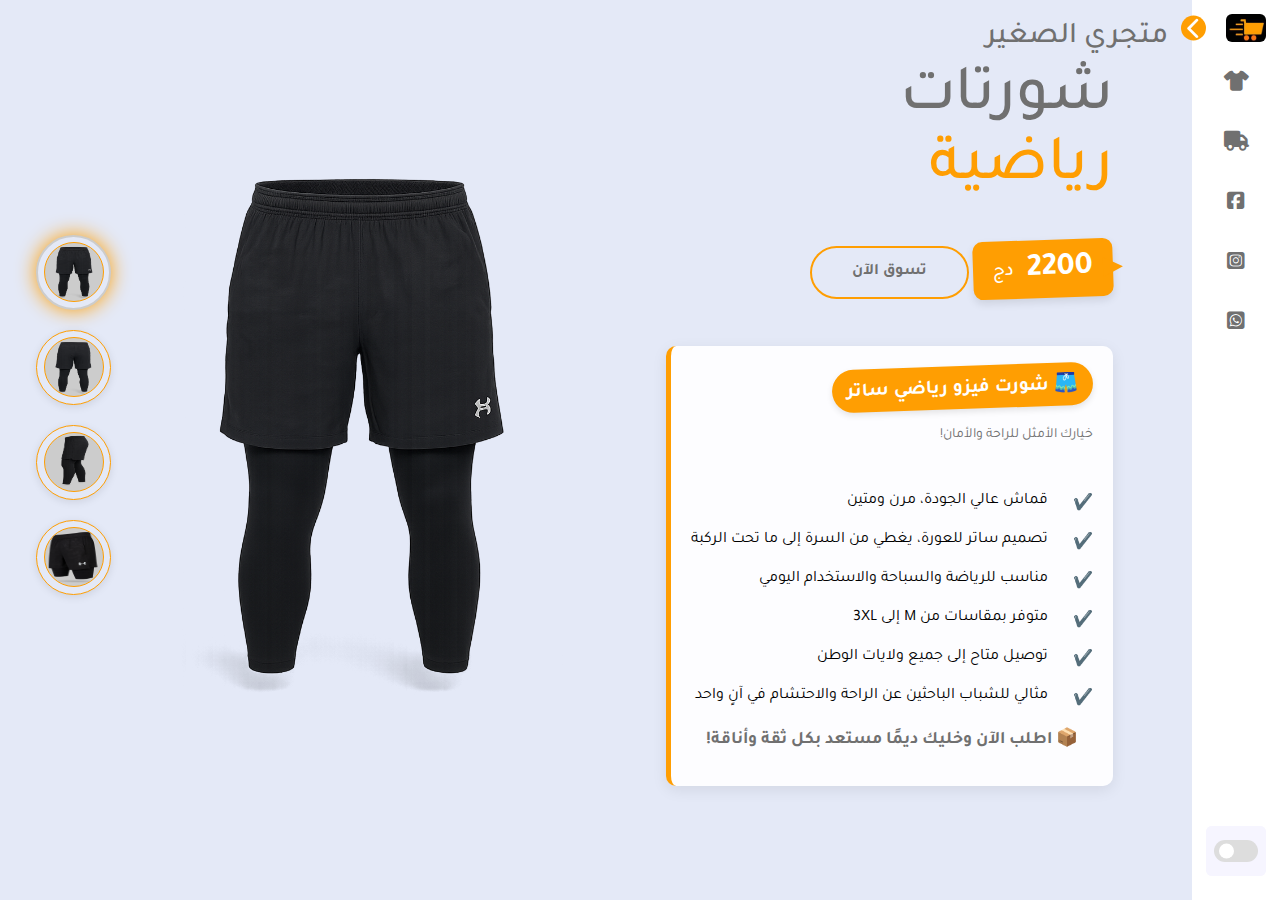
<file: index.html>
<!DOCTYPE html>
<html lang="ar" dir="rtl">
<head>
    <meta charset="UTF-8">
    <meta name="viewport" content="width=device-width, initial-scale=1.0">
    <link rel="stylesheet" href="style.css">
    <link rel="stylesheet" href="https://cdnjs.cloudflare.com/ajax/libs/font-awesome/6.7.2/css/all.min.css">
    <title>صفحة الشورتات</title>
</head>
<body>
        <nav class="sidebar close">
        <header>
            <div class="image-text">
                <span class="image">
                    <img src="logo.png" alt="شعار">
                </span>

                <div class="text header-text">
                    <span class="name">متجري</span>
                    <span class="profession">الصغير</span>
                </div>
            </div>

            <i class="fa-solid fa-chevron-right toggle"></i> 
        </header>
        
        <div class="menu-bar">
            <div class="menu">
               
                <ul class="menu-links">
                    <li class="nav-link">
                        <a href="Shoes/Shoes.html">
                            <i class="fa-solid fa-shirt icon"></i>
                            <span class="text nav-text">صفحة الأحذية</span> 
                        </a>
                    </li>
                    <li class="nav-link">
                        <a href="OrderPage/OrderPage.html">
                            <i class="fa-solid fa-truck icon"></i> 
                            <span class="text nav-text">صفحة الطلب</span> 
                        </a>
                    </li>
                    <li class="nav-link">
                        <a href="https://www.facebook.com/profile.php?id=61563908931250">
                            <i class="fa-brands fa-square-facebook icon"></i>
                            <span class="text nav-text">فيسبوك</span> 
                        </a>
                    </li>
                    <li class="nav-link">
                        <a href="https://www.instagram.com/my._.little._.chop?igsh=eWk1aGk1bW82eHRo">
                            <i class="fa-brands fa-square-instagram icon"></i>
                            <span class="text nav-text">انستغرام</span> 
                        </a>
                    </li>
                    <li class="nav-link">
                        <a href="https://wa.me/213796972335?text=مرحبا%2C%20أريد%20معرفة%20المزيد%20عن%20منتجاتكم" target="_blank">
                            <i class="fa-brands fa-square-whatsapp icon"></i> 
                            <span class="text nav-text">واتساب</span> 
                        </a>
                    </li>
                </ul>
            </div>

            <div class="botoom-content">
                <li class="mode">
                    <div class="moon-sun">
                        <i class='i class="fa-solid fa-moon icon moon'  ></i>
                        <i class="fa-solid fa-sun icon sun"></i>
                    </div>
                    <span class="mode-text text">الوضع المظلم</span>

                    <div class="toggle-switch">
                        <span class="switch"></span>
                    </div>
                </li>
            </div>
        </div>
    </nav>

    <!-- Modern animated hamburger button for mobile -->
    <button class="hamburger modern-hamburger" id="hamburgerBtn" aria-label="Open sidebar">
        <span class="bar"></span>
        <span class="bar"></span>
        <span class="bar"></span>
    </button>
    <!-- Sidebar overlay for mobile -->
    <div class="sidebar-overlay" id="sidebarOverlay"></div>

     <section class="home">
        <div class="header-row-mobile">
            <div class="text">متجري الصغير</div>
        </div>
        <div class="hero responsive-container">
            <div class="text-container">
            <h1>شورتات<br><span>رياضية</span></h1>
            <div class="price-and-button">
                <div class="price-tag">2200 <span class="currency">دج</span></div>
                <a href="OrderPage/OrderPage.html" class="button">تسوق الآن</a>
            </div>
            <div class="product-description">
                <div class="highlight-badge">🩳 شورت فيزو رياضي ساتر</div>
                <p>خيارك الأمثل للراحة والأمان!</p>
                <ul>
                    <li>قماش عالي الجودة، مرن ومتين</li>
                    <li>تصميم ساتر للعورة، يغطي من السرة إلى ما تحت الركبة</li>
                    <li>مناسب للرياضة والسباحة والاستخدام اليومي</li>
                    <li>متوفر بمقاسات من M إلى 3XL</li>
                    <li>توصيل متاح إلى جميع ولايات الوطن</li>
                    <li>مثالي للشباب الباحثين عن الراحة والاحتشام في آنٍ واحد</li>
                </ul>
                <span class="callout">📦 اطلب الآن وخليك ديمًا مستعد بكل ثقة وأناقة!</span>
            </div>
        </div>
        <div class="image-container">
            <img src="Images/FRONT.PNG" alt="شورت" class="shoe-image" width="450px">
            <div class="product-icons product-gallery">
                <div class="SectionIcon active" data-shoe="1"><img src="Images/FRONT.PNG" width="60px"></div>
                <div class="SectionIcon" data-shoe="2"><img src="Images/BACK.PNG" width="60px"></div>
                <div class="SectionIcon" data-shoe="3"><img src="Images/SIDE.PNG" width="60px"></div>
                <div class="SectionIcon" data-shoe="4"><img src="Images/CLOSE.png" width="60px"></div>
            </div>
        </div>
        </div>
     </section>
    <script src="script.js"></script>
</body>
</html>
</file>
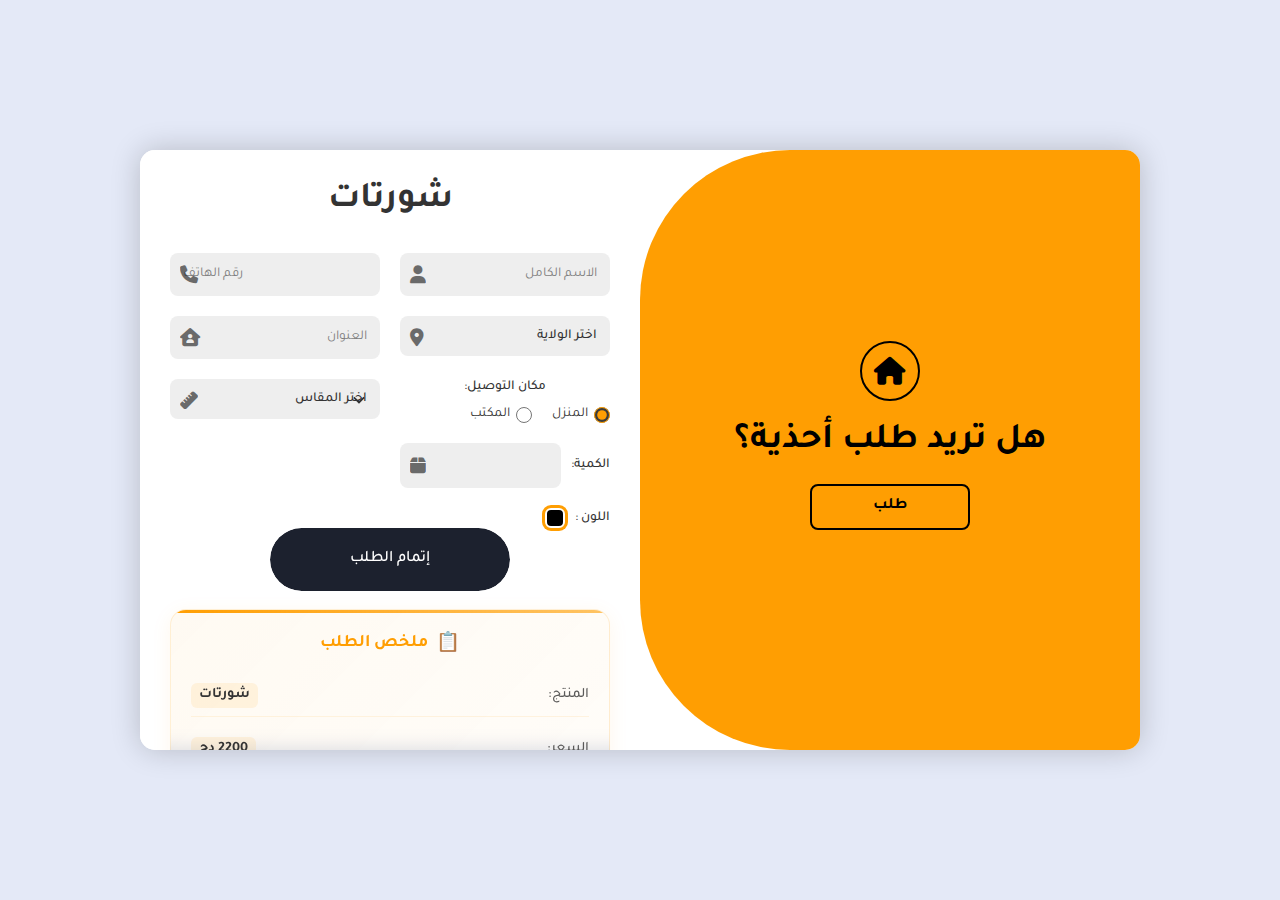
<file: OrderPage/OrderPage.html>
<!DOCTYPE html>
<html lang="ar" dir="rtl">
<head>
    <meta charset="UTF-8">
    <meta name="viewport" content="width=device-width, initial-scale=1.0">
    <title>طلب شورتات/أحذية</title>
    <link rel="stylesheet" href="CSS/style.css">
    <link rel="stylesheet" href="CSS/button.css">
    <link rel="stylesheet" href="https://cdnjs.cloudflare.com/ajax/libs/font-awesome/6.7.2/css/all.min.css">
</head>

<body>
    <div class="page-wrapper">
        <div class="container">
            <div class="form-box login">
                <form action="https://script.google.com/macros/s/AKfycbw9JLJGNa18gLohk7pECwAumMveZ0VOnTFETxq2pFo_pvwlEVHJR1S6SBLV9M0xBKnR7g/exec" method="POST" target="hidden_iframe" autocomplete="off" id="shortsForm">
                    <h1><div class="home-icons">شورتات</div></h1>
                    
                    
                    <!-- Form Fields in Grid Layout -->
                    <div class="form-grid">
                        <div class="input-box">
                            <input type="text" name="الاسم الكامل" placeholder="الاسم الكامل" required>
                            <i class="fa-solid fa-user"></i>
                        </div>
                        
                        <div class="input-box">
                            <input type="tel" name="رقم الهاتف" placeholder="رقم الهاتف" required>
                            <i class="fa-solid fa-phone"></i>
                        </div>
                        
                        <div class="input-box">
                            <select class="Wilaya" name="الولاية" required>
                                <option value="" disabled selected>اختر الولاية</option>
                                <option value="01 - أدرار">01 - أدرار</option>
                                <option value="02 - الشلف">02 - الشلف</option>
                                <option value="03 - الأغواط">03 - الأغواط</option>
                                <option value="04 - أم البواقي">04 - أم البواقي</option>
                                <option value="05 - باتنة">05 - باتنة</option>
                                <option value="06 - بجاية">06 - بجاية</option>
                                <option value="07 - بسكرة">07 - بسكرة</option>
                                <option value="08 - بشار">08 - بشار</option>
                                <option value="09 - البليدة">09 - البليدة</option>
                                <option value="10 - البويرة">10 - البويرة</option>
                                <option value="11 - تمنراست">11 - تمنراست</option>
                                <option value="12 - تبسة">12 - تبسة</option>
                                <option value="13 - تلمسان">13 - تلمسان</option>
                                <option value="14 - تيارت">14 - تيارت</option>
                                <option value="15 - تيزي وزو">15 - تيزي وزو</option>
                                <option value="16 - الجزائر">16 - الجزائر</option>
                                <option value="17 - الجلفة">17 - الجلفة</option>
                                <option value="18 - جيجل">18 - جيجل</option>
                                <option value="19 - سطيف">19 - سطيف</option>
                                <option value="20 - سعيدة">20 - سعيدة</option>
                                <option value="21 - سكيكدة">21 - سكيكدة</option>
                                <option value="22 - سيدي بلعباس">22 - سيدي بلعباس</option>
                                <option value="23 - عنابة">23 - عنابة</option>
                                <option value="24 - قالمة">24 - قالمة</option>
                                <option value="25 - قسنطينة">25 - قسنطينة</option>
                                <option value="26 - المدية">26 - المدية</option>
                                <option value="27 - مستغانم">27 - مستغانم</option>
                                <option value="28 - المسيلة">28 - المسيلة</option>
                                <option value="29 - معسكر">29 - معسكر</option>
                                <option value="30 - ورقلة">30 - ورقلة</option>
                                <option value="31 - وهران">31 - وهران</option>
                                <option value="32 - البيض">32 - البيض</option>
                                <option value="33 - إليزي">33 - إليزي</option>
                                <option value="34 - برج بوعريريج">34 - برج بوعريريج</option>
                                <option value="35 - بومرداس">35 - بومرداس</option>
                                <option value="36 - الطارف">36 - الطارف</option>
                                <option value="37 - تندوف">37 - تندوف</option>
                                <option value="38 - تيسمسيلت">38 - تيسمسيلت</option>
                                <option value="39 - الوادي">39 - الوادي</option>
                                <option value="40 - خنشلة">40 - خنشلة</option>
                                <option value="41 - سوق أهراس">41 - سوق أهراس</option>
                                <option value="42 - تيبازة">42 - تيبازة</option>
                                <option value="43 - ميلة">43 - ميلة</option>
                                <option value="44 - عين الدفلى">44 - عين الدفلى</option>
                                <option value="45 - النعامة">45 - النعامة</option>
                                <option value="46 - عين تموشنت">46 - عين تموشنت</option>
                                <option value="47 - غرداية">47 - غرداية</option>
                                <option value="48 - غليزان">48 - غليزان</option>
                                <option value="49 - تيميمون">49 - تيميمون</option>
                                <option value="50 - برج باجي مختار">50 - برج باجي مختار</option>
                                <option value="51 - أولاد جلال">51 - أولاد جلال</option>
                                <option value="52 - بني عباس">52 - بني عباس</option>
                                <option value="53 - عين صالح">53 - عين صالح</option>
                                <option value="54 - عين قزام">54 - عين قزام</option>
                                <option value="55 - تقرت">55 - تقرت</option>
                                <option value="56 - جانت">56 - جانت</option>
                                <option value="57 - المغير">57 - المغير</option>
                                <option value="58 - المنيعة">58 - المنيعة</option>
                            </select>
                            <i class="fa-solid fa-location-dot"></i>
                        </div>
                        
                        <div class="input-box municipality-container" style="display: none;">
                            <select class="municipality" name="البلدية" required disabled>
                                <option value="" disabled selected>اختر البلدية</option>
                                <!-- البلديات ستضاف ديناميكيا بواسطة جافا سكريبت -->
                            </select>
                            <i class="fa-solid fa-city"></i>
                        </div>
                        
                        <div class="input-box">
                            <input type="text" name="العنوان" placeholder="العنوان" required>
                            <i class="fa-solid fa-house-user"></i>
                        </div>
                        
                        <div class="input-box delivery-type">
                            <span class="delivery-label">مكان التوصيل:</span>
                            <div class="delivery-options">
                                <label>
                                    <input type="radio" name="مكان التوصيل" value="المنزل" checked required>
                                    <span>المنزل</span>
                                </label>
                                <label>
                                    <input type="radio" name="مكان التوصيل" value="المكتب">
                                    <span>المكتب</span>
                                </label>
                            </div>
                        </div>
                        
                        <div class="input-box">
                            <select name="المقاس" required>
                                <option value="" disabled selected>اختر المقاس</option>
                                <option>XS</option><option>S</option><option>M</option>
                                <option>L</option><option>XL</option><option>XXL</option>
                            </select>
                            <i class="fa-solid fa-ruler"></i>
                        </div>
                        
                        <div class="input-box quantity-line">
                            <label class="quantity-label" for="quantity">الكمية:</label>
                            <input type="number" id="quantity" name="الكمية" required>
                            <i class="fa-solid fa-box"></i>
                        </div>
                        
                        <div class="input-box color-line full-width">
                            <span class="color-label">اللون :</span>
                            <div class="color-options">
                                <label class="color-box black">
                                    <input type="radio" name="اللون" value="أسود" checked required>
                                    <span></span>
                                </label>
                            </div>
                        </div>
                    </div>
                    
                    <input type="hidden" name="النوع" value="شورتات">
                    <div>
                        <button type="button" class="order">
                            <span class="default">إتمام الطلب</span>
                            <span class="success">تم الطلب
                                <svg viewBox="0 0 12 10">
                                    <polyline points="1.5 6 4.5 9 10.5 1"></polyline>
                                </svg>
                            </span>
                            <div class="box"></div>
                            <div class="truck">
                                <div class="back"></div>
                                <div class="front">
                                    <div class="window"></div>
                                </div>
                                <div class="light top"></div>
                                <div class="light bottom"></div>
                            </div>
                            <div class="lines"></div>
                        </button>
                    </div>


                    <!-- Order Summary -->
                    <div class="order-summary">
                        <h2>ملخص الطلب</h2>
                        <div class="summary-item">
                            <span class="label">المنتج:</span>
                            <span>شورتات</span>
                        </div>
                        <div class="summary-item">
                            <span class="label">السعر:</span>
                            <span>2200 دج</span>
                        </div>
                        <div class="summary-item">
                            <span class="label">التوصيل:</span>
                            <span>400 دج</span>
                        </div>
                        <div class="summary-total">
                            <span>المجموع:</span>
                            <span>2600 دج</span>
                        </div>
                    </div>

                    <div class="social-icons">
                        <a href="https://wa.me/213796972335?text=مرحبا،%20أريد%20معرفة%20المزيد%20عن%20منتجاتكم" target="_blank"><i class="fa-brands fa-whatsapp"></i></a>
                        <a href="https://www.facebook.com/profile.php?id=61563908931250"><i class="fa-brands fa-facebook-f"></i></a>
                        <a href="https://www.instagram.com/my._.little._.chop?igsh=eWk1aGk1bW82eHRo"><i class="fa-brands fa-instagram"></i></a>
                    </div>
                </form>
            </div>

            <!--Shoes-->
            <div class="form-box register">
                <form action="https://script.google.com/macros/s/AKfycbw9JLJGNa18gLohk7pECwAumMveZ0VOnTFETxq2pFo_pvwlEVHJR1S6SBLV9M0xBKnR7g/exec" method="POST" target="hidden_iframe" autocomplete="off" id="shoesForm">
                    <h1><div class="home-icons"><a href="../Shoes/Shoes.html"><i class='bx  bx-home'></i></a>أحذية</div></h1>
                    
                   
                    <!-- Form Fields in Grid Layout -->
                    <div class="form-grid">
                        <div class="input-box">
                            <input type="text" name="الاسم الكامل" placeholder="الاسم الكامل" required>
                            <i class="fa-solid fa-user"></i>
                        </div>
                        
                        <div class="input-box">
                            <input type="tel" name="رقم الهاتف" placeholder="رقم الهاتف" required>
                            <i class="fa-solid fa-phone"></i>
                        </div>
                        
                        <div class="input-box">
                            <select class="Wilaya" name="الولاية" required>
                                <option value="" disabled selected>اختر الولاية</option>
                                <option value="01 - أدرار">01 - أدرار</option>
                                <option value="02 - الشلف">02 - الشلف</option>
                                <option value="03 - الأغواط">03 - الأغواط</option>
                                <option value="04 - أم البواقي">04 - أم البواقي</option>
                                <option value="05 - باتنة">05 - باتنة</option>
                                <option value="06 - بجاية">06 - بجاية</option>
                                <option value="07 - بسكرة">07 - بسكرة</option>
                                <option value="08 - بشار">08 - بشار</option>
                                <option value="09 - البليدة">09 - البليدة</option>
                                <option value="10 - البويرة">10 - البويرة</option>
                                <option value="11 - تمنراست">11 - تمنراست</option>
                                <option value="12 - تبسة">12 - تبسة</option>
                                <option value="13 - تلمسان">13 - تلمسان</option>
                                <option value="14 - تيارت">14 - تيارت</option>
                                <option value="15 - تيزي وزو">15 - تيزي وزو</option>
                                <option value="16 - الجزائر">16 - الجزائر</option>
                                <option value="17 - الجلفة">17 - الجلفة</option>
                                <option value="18 - جيجل">18 - جيجل</option>
                                <option value="19 - سطيف">19 - سطيف</option>
                                <option value="20 - سعيدة">20 - سعيدة</option>
                                <option value="21 - سكيكدة">21 - سكيكدة</option>
                                <option value="22 - سيدي بلعباس">22 - سيدي بلعباس</option>
                                <option value="23 - عنابة">23 - عنابة</option>
                                <option value="24 - قالمة">24 - قالمة</option>
                                <option value="25 - قسنطينة">25 - قسنطينة</option>
                                <option value="26 - المدية">26 - المدية</option>
                                <option value="27 - مستغانم">27 - مستغانم</option>
                                <option value="28 - المسيلة">28 - المسيلة</option>
                                <option value="29 - معسكر">29 - معسكر</option>
                                <option value="30 - ورقلة">30 - ورقلة</option>
                                <option value="31 - وهران">31 - وهران</option>
                                <option value="32 - البيض">32 - البيض</option>
                                <option value="33 - إليزي">33 - إليزي</option>
                                <option value="34 - برج بوعريريج">34 - برج بوعريريج</option>
                                <option value="35 - بومرداس">35 - بومرداس</option>
                                <option value="36 - الطارف">36 - الطارف</option>
                                <option value="37 - تندوف">37 - تندوف</option>
                                <option value="38 - تيسمسيلت">38 - تيسمسيلت</option>
                                <option value="39 - الوادي">39 - الوادي</option>
                                <option value="40 - خنشلة">40 - خنشلة</option>
                                <option value="41 - سوق أهراس">41 - سوق أهراس</option>
                                <option value="42 - تيبازة">42 - تيبازة</option>
                                <option value="43 - ميلة">43 - ميلة</option>
                                <option value="44 - عين الدفلى">44 - عين الدفلى</option>
                                <option value="45 - النعامة">45 - النعامة</option>
                                <option value="46 - عين تموشنت">46 - عين تموشنت</option>
                                <option value="47 - غرداية">47 - غرداية</option>
                                <option value="48 - غليزان">48 - غليزان</option>
                                <option value="49 - تيميمون">49 - تيميمون</option>
                                <option value="50 - برج باجي مختار">50 - برج باجي مختار</option>
                                <option value="51 - أولاد جلال">51 - أولاد جلال</option>
                                <option value="52 - بني عباس">52 - بني عباس</option>
                                <option value="53 - عين صالح">53 - عين صالح</option>
                                <option value="54 - عين قزام">54 - عين قزام</option>
                                <option value="55 - تقرت">55 - تقرت</option>
                                <option value="56 - جانت">56 - جانت</option>
                                <option value="57 - المغير">57 - المغير</option>
                                <option value="58 - المنيعة">58 - المنيعة</option>
                            </select>
                            <i class="fa-solid fa-location-dot"></i>
                        </div>
                        
                        <div class="input-box municipality-container" style="display: none;">
                            <select class="municipality" name="البلدية" required disabled>
                                <option value="" disabled selected>اختر البلدية</option>
                                <!-- البلديات ستضاف ديناميكيا بواسطة جافا سكريبت -->
                            </select>
                            <i class="fa-solid fa-city"></i>
                        </div>
                        
                        <div class="input-box">
                            <input type="text" name="العنوان" placeholder="العنوان" required>
                            <i class="fa-solid fa-house-user"></i>
                        </div>
                        
                        <div class="input-box delivery-type">
                            <span class="delivery-label">مكان التوصيل:</span>
                            <div class="delivery-options">
                                <label>
                                    <input type="radio" name="مكان التوصيل" value="المنزل" checked required>
                                    <span>المنزل</span>
                                </label>
                                <label>
                                    <input type="radio" name="مكان التوصيل" value="المكتب">
                                    <span>المكتب</span>
                                </label>
                            </div>
                        </div>
                        
                        <div class="input-box">
                            <select name="المقاس" required>
                                <option value="" disabled selected>اختر المقاس</option>
                                <option>39</option><option>40</option><option>41</option>
                                <option>42</option><option>43</option><option>44</option><option>45</option>
                            </select>
                            <i class="fa-solid fa-shoe-prints"></i>
                        </div>
                        
                        <div class="input-box quantity-line">
                            <label class="quantity-label" for="quantity-shoes">الكمية:</label>
                            <input type="number" id="quantity-shoes" name="الكمية" required>
                            <i class="fa-solid fa-box"></i>
                        </div>
                        
                        <div class="input-box color-line full-width">
                            <span class="color-label">اللون :</span>
                            <div class="color-options">
                                <label class="color-box black">
                                    <input type="radio" name="اللون" value="أسود" checked required>
                                    <span></span>
                                </label>
                                <label class="color-box blue">
                                    <input type="radio" name="اللون" value="أزرق">
                                    <span></span>
                                </label>
                                <label class="color-box rose">
                                    <input type="radio" name="اللون" value="وردي">
                                    <span></span>
                                </label>
                            </div>
                        </div>
                    </div>
                    
                    <input type="hidden" name="النوع" value="أحذية">
                    <div>
                        <button type="button" class="order">
                            <span class="default">إتمام الطلب</span>
                            <span class="success">تم الطلب
                                <svg viewBox="0 0 12 10">
                                    <polyline points="1.5 6 4.5 9 10.5 1"></polyline>
                                </svg>
                            </span>
                            <div class="box"></div>
                            <div class="truck">
                                <div class="back"></div>
                                <div class="front">
                                    <div class="window"></div>
                                </div>
                                <div class="light top"></div>
                                <div class="light bottom"></div>
                            </div>
                            <div class="lines"></div>
                        </button>
                    </div>

                     <!-- Order Summary -->
                    <div class="order-summary">
                        <h2>ملخص الطلب</h2>
                        <div class="summary-item">
                            <span class="label">المنتج:</span>
                            <span>أحذية</span>
                        </div>
                        <div class="summary-item">
                            <span class="label">السعر:</span>
                            <span>1600 دج</span>
                        </div>
                        <div class="summary-item">
                            <span class="label">التوصيل:</span>
                            <span>اختر الولاية</span>
                        </div>
                        <div class="summary-total">
                            <span>المجموع:</span>
                            <span>اختر الولاية</span>
                        </div>
                    </div>
                    
                    <div class="social-icons">
                        <a href="https://wa.me/213796972335?text=مرحبا،%20أريد%20معرفة%20المزيد%20عن%20منتجاتكم" target="_blank"><i class="fa-brands fa-whatsapp icon"></i></a>
                        <a href="https://www.facebook.com/profile.php?id=61563908931250"><i class="fa-brands fa-facebook-f icon"></i></a>
                        <a href="https://www.instagram.com/my._.little._.chop?igsh=eWk1aGk1bW82eHRo"><i class="fa-brands fa-instagram icon"></i></a>
                    </div>
                </form>
            </div>
            <div class="toggle-box">
                <div class="toggle-panel toggle-left">
                    <a href="../Shoes/Shoes.html" class="home-button-toggle">
                        <i class="fa-solid fa-house"></i>
                    </a>
                    <h1>هل تريد طلب شورتات؟</h1>
                    <button class="btn login-btn">طلب</button>
                    
                </div>
                <div class="toggle-panel toggle-right">
                    <a href="../index.html" class="home-button-toggle">
                        <i class="fa-solid fa-house"></i>
                    </a>
                    <h1>هل تريد طلب أحذية؟</h1>
                    <button class="btn register-btn">طلب</button>
                </div>
            </div>
        </div>
    </div>
    <script src="JavaScript/script.js"></script>

    <!-- إطار مخفي لمنع إعادة التوجيه -->
    <iframe name="hidden_iframe" id="hidden_iframe" style="display:none;"></iframe>

</body>
</html>
</file>
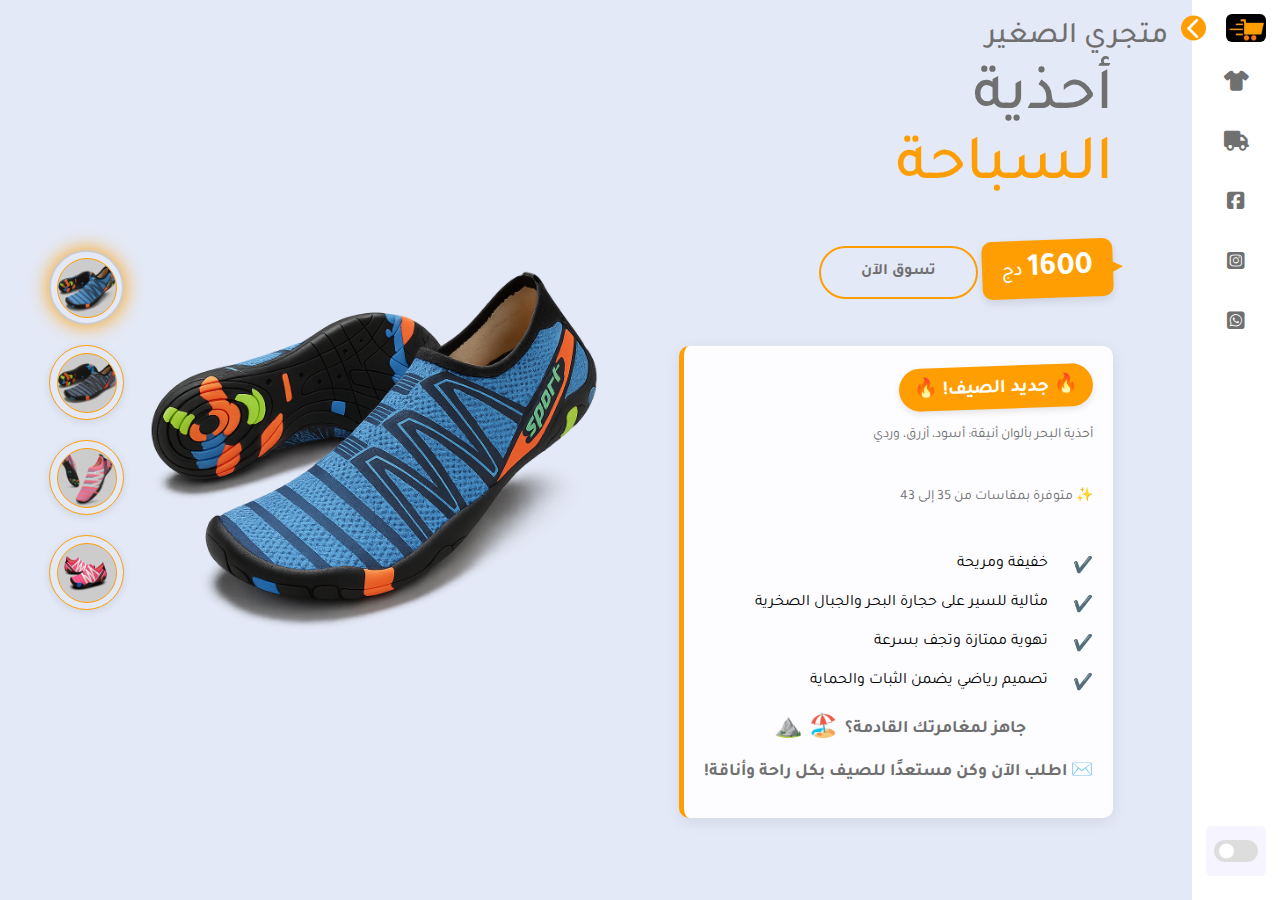
<file: Shoes/Shoes.html>
<!DOCTYPE html>
<html lang="ar" dir="rtl">
<head>
    <meta charset="UTF-8">
    <meta name="viewport" content="width=device-width, initial-scale=1.0">
    <link rel="stylesheet" href="../style.css">
    <link rel="stylesheet" href="https://cdnjs.cloudflare.com/ajax/libs/font-awesome/6.7.2/css/all.min.css">
    <title>صفحة الأحذية</title>
</head>
<body>
        <nav class="sidebar close">
        <header>
            <button class="close-sidebar-btn" id="closeSidebarBtn" aria-label="Close sidebar">&times;</button>
            <div class="image-text">
                <span class="image">
                    <img src="../logo.png" alt="شعار">
                </span>

                <div class="text header-text">
                    <span class="name">متجري</span>
                    <span class="profession">الصغير</span>
                </div>
            </div>

            <i class="fa-solid fa-chevron-right toggle"></i>  
        </header>
        
        <div class="menu-bar">
            <div class="menu">
               
                <ul class="menu-links">
                    <li class="nav-link">
                        <a href="../index.html">
                            <i class="fa-solid fa-shirt icon"></i> 
                            <span class="text nav-text">صفحة الشورتات</span> 
                        </a>
                    </li>
                    <li class="nav-link">
                        <a href="../OrderPage/OrderPage.html">
                            <i class="fa-solid fa-truck icon"></i>
                            <span class="text nav-text">صفحة الطلب</span> 
                        </a>
                    </li>
                    <li class="nav-link">
                        <a href="https://www.facebook.com/profile.php?id=61563908931250">
                            <i class="fa-brands fa-square-facebook icon"></i>
                            <span class="text nav-text">فيسبوك</span> 
                        </a>
                    </li>
                    <li class="nav-link">
                        <a href="https://www.instagram.com/my._.little._.chop?igsh=eWk1aGk1bW82eHRo">
                            <i class="fa-brands fa-square-instagram icon"></i> 
                            <span class="text nav-text">انستغرام</span> 
                        </a>
                    </li>
                    <li class="nav-link">
                        <a href="https://wa.me/213796972335?text=مرحبا%2C%20أريد%20معرفة%20المزيد%20عن%20منتجاتكم" target="_blank">
                            <i class="fa-brands fa-square-whatsapp icon"></i>  
                            <span class="text nav-text">واتساب</span> 
                        </a>
                    </li>
                </ul>
            </div>

            <div class="botoom-content">
                <li class="mode">
                    <div class="moon-sun">
                        <i class='i class="fa-solid fa-moon icon moon'  ></i>
                        <i class="fa-solid fa-sun icon sun"></i>
                    </div>
                    <span class="mode-text text">الوضع المظلم</span>

                    <div class="toggle-switch">
                        <span class="switch"></span>
                    </div>
                </li>
            </div>
        </div>
    </nav>

    <!-- Sidebar overlay for mobile -->
    <div class="sidebar-overlay" id="sidebarOverlay"></div>

     <section class="home">
        <div class="header-row-mobile">
            <div class="text">متجري الصغير</div>
        </div>
        
        <!-- Modern animated hamburger button for mobile -->
        <button class="hamburger modern-hamburger" id="hamburgerBtn" aria-label="Open sidebar">
            <span class="bar"></span>
            <span class="bar"></span>
            <span class="bar"></span>
        </button>
        
        <div class="hero responsive-container">
            <div class="text-container">
            <h1>أحذية<br><span>السباحة</span></h1>
            <div class="price-and-button">
                <div class="price-tag">1600<span class="currency">دج</span></div>
                <a href="../OrderPage/OrderPage.html" class="button">تسوق الآن</a>
            </div>
            <div class="product-description">
                <div class="highlight-badge">🔥 جديد الصيف! 🔥</div>
                <p>أحذية البحر بألوان أنيقة: أسود، أزرق، وردي</p>
                <p>✨ متوفرة بمقاسات من 35 إلى 43</p>
                <ul>
                    <li>خفيفة ومريحة</li>
                    <li>مثالية للسير على حجارة البحر والجبال الصخرية</li>
                    <li>تهوية ممتازة وتجف بسرعة</li>
                    <li>تصميم رياضي يضمن الثبات والحماية</li>
                </ul>
                <span class="callout">جاهز لمغامرتك القادمة؟ <span class="emoji">🏖️</span><span class="emoji">⛰️</span></span>
                <span class="callout">✉️ اطلب الآن وكن مستعدًا للصيف بكل راحة وأناقة!</span>
            </div>
        </div>
        <div class="image-container">
            <img src="ShoesImages/TestBlue.png" alt="حذاء" class="shoe-image" width="450px">
            <div class="product-icons product-gallery">
                <div class="SectionIcon active" data-shoe="1"><img src="ShoesImages/TestBlue.png" width="60px"></div>
                <div class="SectionIcon" data-shoe="2"><img src="ShoesImages/BlackShoe.png" width="60px"></div>
                <div class="SectionIcon" data-shoe="3"><img src="ShoesImages/RoseShoe2.png"  width="60px"></div>
                <div class="SectionIcon" data-shoe="4"><img src="ShoesImages/RoseShoe.png"  width="60px"></div>
            </div>
        </div>
        </div>
     </section>
    <script src="Shoes.js"></script>
</body>
</html>
</file>
<file: style.css>
/*Google Font Import - Poppins */
@import url('https://fonts.googleapis.com/css2?family=Poppins:wght@300;400;500;600;700&display=swap');
/* Arabic Font - Tajawal */
@import url('https://fonts.googleapis.com/css2?family=Tajawal:wght@300;400;500;700&display=swap');

*{
  font-family: "Tajawal", "Poppins", sans-serif;
  margin: 0;
  box-sizing: border-box;
}
:root{
  /* Colors */
  --body-color: #E4E9F7;
  --sidebar-color: #FFF;
  --primary-color: #ff9e02;
  --primary-color-light: #F6F5FF;
  --toggle-color: #DDD;
  --text-color: #707070;

 /* transition */

 --tran-02: all 0.2s ease;
 --tran-03: all 0.3s ease;
 --tran-04: all 0.4s ease;
 --tran-05: all 0.5s ease;
}
body{
  height: 100vh;
  background: var(--body-color);
  transition: var(--tran-05);
}

body.dark{
  --body-color: #18191a;
  --sidebar-color: #242526;
  --primary-color: #3a3b3c;
  --primary-color-light: #3a3b3c;
  --toggle-color: #fff;
  --text-color: #CCC;
}
/*==== sidebar ====*/
.sidebar{
  position: fixed;
  top: 0;
  right: 0;
  height: 100%;
  width:  15.625rem;
  padding: 0.625rem 0.875rem;
  background: var(--sidebar-color);
  transition: var(--tran-05);
  z-index: 100;
}

.sidebar.close{
  width: 5.5rem;
}

/* Add CSS for sidebar overlay */
.sidebar-overlay {
  position: fixed;
  top: 0;
  left: 0;
  right: 0;
  bottom: 0;
  background-color: rgba(0, 0, 0, 0.5);
  z-index: 999;
  display: none;
  opacity: 0;
  transition: opacity 0.3s ease;
}

.sidebar-overlay.active {
  opacity: 1;
}

.menu-links{
  padding: 0;
}

/*==== Resuable CSS ====*/
.sidebar .text{
  font-size: 1rem;
  font-weight: 500;
  color: var(--text-color);
  transition: var(--tran-05);
  white-space: nowrap;
  opacity: 1;
}


.sidebar .image{
  min-width: 3.75rem;
  display: flex;
  align-items: center;
  justify-self: center;
}

.sidebar.close .text{
  opacity: 0;
}

.sidebar li{
  height: 3.125rem;
  margin-top: 0.625rem;
  list-style: none;
  display: flex;
  align-items: center;
}
.sidebar li .icon{
  display: flex;
  align-items: center;
  justify-content: center;
  min-width: 3.75rem;
  font-size: 1.25rem;
}
.sidebar li .icon,
.sidebar li .text{
  color: var(--text-color);
  transition: var(--tran-02);
}
.sidebar header{
  position: relative;
}

/* Close sidebar button styling */
.close-sidebar-btn {
  position: absolute;
  top: 10px;
  left: 10px;
  background: none;
  border: none;
  color: var(--text-color);
  font-size: 24px;
  cursor: pointer;
  z-index: 10;
  display: none;
}

@media screen and (max-width: 768px) {
  .close-sidebar-btn {
    display: block;
  }
}

.sidebar .image-text img{
  width: 2.5rem;
  border-radius: 0.375rem;
}

.sidebar header .image-text{
  display: flex;
  align-items: center;
}

header .image-text .header-text{
  display: flex;
  flex-direction: column;
}

.header-text .name{
  font-weight: 600;
}

.header-text .name{
  margin-top: -0.125rem;
}

.sidebar header .toggle{
  position: absolute;
  top: 50%;
  left: -1.5625rem;
  transform: translateY(-50%);
  height: 1.5625rem;
  width: 1.5625rem;
  background: var(--primary-color);
  display: flex;
  align-items: center;
  justify-content: center;
  border-radius: 50%;
  color: var(--sidebar-color);
  font-size: 1.375rem;
  transition: var(--tran-03);
}

@media screen and (max-width: 768px) {
  .sidebar header .toggle {
    display: none; /* Hide the toggle button on mobile */
  }
}

.sidebar.close header .toggle{
  transform: translateY(-50%) rotate(180deg);
}

body.dark .sidebar header .toggle{
  color: var(--text-color);
}
/*.sidebar .contact{
  background: var(--primary-color-light);
}*/
.sidebar li a{
  height: 100%;
  width: 100%;
  display: flex;
  align-items: center;
  text-decoration: none;
  border-radius: 0.375rem;
  transition: var(--tran-04);
}

.sidebar li a:hover{
  background: var(--primary-color);
}

.sidebar li a:hover .icon,
.sidebar li a:hover .text{
  color: var(--sidebar-color);
}

Body.dark .sidebar li a:hover .icon,
Body.dark .sidebar li a:hover .text{
  color: var(--text-color);
}

.sidebar .menu-bar{
  height: calc(100% - 3.125rem);
  display: flex;
  flex-direction: column;
  justify-content: space-between;
   
}

.menu-bar .mode{
  position: relative;
  background: var(--primary-color-light);
  border-radius: 0.375rem;
}

.menu-bar .mode .moon-sun{
  height: 3.125rem;
  width: 3.75rem;
  display: flex;
  align-items: center;
  background: var(--primary-color-light);
}

.menu-bar .mode i{
  position: absolute;
  transition: var(--tran-03);
}

.menu-bar .mode i.sun{
  opacity: 0;
}

body.dark .menu-bar .mode i.sun{
  opacity: 1;
}

body.dark .menu-bar .mode i.moon{
  opacity: 0;
}

.menu-bar .mode .toggle-switch{
  position: absolute;
  right: 0;
  display: flex;
  align-items: center;
  justify-content: center;
  height: 100%;
  min-width: 3.75rem;
  cursor: pointer;
  border-radius: 0.375rem;
  background: var(--primary-color-light);
  transition: var(--tran-04);
}

.toggle-switch .switch{
  position: relative;
  height: 1.375rem;
  width: 2.75rem;
  border-radius: 1.5625rem;
  background: var(--toggle-color);
}

.switch::before{
  content: '';
  position: absolute;
  height: 0.9375rem;
  width: 0.9375rem;
  border-radius: 50%;
  top: 50%;
  left:0.3125rem;
  transform: translateY(-50%);
  background: var(--sidebar-color);
  transition: var(--tran-03);
}

body.dark .switch::before{
  left: 1.5rem;
}

.home{
  position: relative;
  height: 100vh;
  left: 0;
  width: calc(100% - 15.625rem);
  background: var(--body-color);
  transition: var(--tran-05);
  padding: 0.75rem 2.5rem 0;
  margin-right: 15.625rem;
}

/* image slider */
.image-container {
    max-width: 31.25rem;
    margin-right: 5rem;
    position: relative;
}

.home .text,
.home .text-container h1{
  font-size: 1.875rem;
  font-weight: 500;
  color: var(--text-color);
  padding: 0.5rem 2.5rem;
}

.home .text-container h1{
  font-size: 4rem;
  line-height: 1.1;
  margin-bottom: 1.25rem;
  padding: 0;
}

h1 span {
    color: #ff9e02;
}

p {
    font-size: 0.875rem;
    line-height: 1.6;
    margin-bottom: 2.5rem;
    color: var(--text-color);
}

p span{
   font-weight: 500;
   color: #ff9e02; 
}
.sidebar.close ~ .home{
  left: 0;
  width: calc(100% - 2rem);
  margin-right: 2rem;
}

.hero {
    padding: 0rem 2.5rem;
    display: flex;
    align-items: center;
    position: relative;
}

.text-container {
    max-width: 31.25rem;
    margin-right: 5rem;
}

.button {
    text-decoration: none;
    display: inline-block;
    padding: 0.9375rem 2.5rem;
    border: 0.125rem solid var(--primary-color);
    border-radius: 1.875rem;
    color: var(--text-color);
    text-transform: uppercase;
    font-weight: 600;
    letter-spacing: 0.0625rem;
    transition: var(--tran-03);
    margin-bottom: 2rem;
}

.button:hover {
    background-color: var(--primary-color);
    color: #FFF;
}



.shoe-image {
    width: 28.125rem;
    height: auto;
    margin-top: 0rem;
}

.product-icons, .product-gallery {
    position: absolute;
    left: -80px;
    top: 50%;
    transform: translateY(-55%);
    display: flex;
    flex-direction: column;
    gap: 1.25rem;
    z-index: 2;
}

.SectionIcon {
    width: 4.6875rem;
    height: 4.6875rem;
    margin-right: 0;
    background-color: #E4E9F7;
    border: 0.0625rem solid var(--primary-color);
    border-radius: 50%;
    display: flex;
    justify-content: center;
    align-items: center;
    cursor: pointer;
    transition: 0.3s;
    box-shadow: 0 2px 8px rgba(0, 0, 0, 0.1);
}

.SectionIcon:hover {
    transform: scale(1.05);
    box-shadow: 0 4px 12px rgba(0, 0, 0, 0.15);
}

.SectionIcon.active {
    border: 0.125rem solid #ccc;
    box-shadow: 0 0 1.25rem var(--primary-color);
}

.SectionIcon img {
    width: 3.75rem;
    height: 3.75rem;
    border-radius: 50%;
    background-color: #ccc;
    border: 0.0625rem solid var(--primary-color);
}

/* Responsive Design */
@media screen and (max-width: 1200px) {
  .hero {
    max-width: 90%;
  }
}

@media screen and (max-width: 992px) {
  .hero {
    flex-direction: column;
    padding: 2rem 1rem;
  }
  
  .text-container, .image-container {
    width: 100%;
    padding: 1rem;
  }
  
  .image-container {
    display: flex;
    flex-direction: column;
    align-items: center;
    position: relative;
    margin-right: 0;
    max-width: 100%;
  }
  
  .shoe-image {
    width: 80%;
    max-width: 350px;
    height: auto;
  }
  
  .product-icons, .product-gallery {
    position: static;
    left: 0;
    flex-direction: row;
    margin-top: 1.5rem;
    width: 100%;
    justify-content: flex-start;
    transform: none;
    z-index: 1;
  }
  
  .SectionIcon {
    margin: 0 8px;
  }
}

@media screen and (max-width: 768px) {
  .home .text {
    font-size: 1.8rem;
    margin-bottom: 1rem;
  }
  
  .home .text-container h1 {
    font-size: 3rem;
  }
  
  h1 span {
    font-size: 2.5rem;
  }
  
  p {
    font-size: 0.9rem;
    line-height: 1.4;
  }
  
  .button {
    padding: 0.8rem 1.5rem;
  }
  
  .sidebar {
    width: 100vw !important;
    height: 100vh !important;
    right: 0 !important;
    left: 0 !important;
    top: 0 !important;
    bottom: 0 !important;
    max-width: 100vw;
    min-width: 0;
    max-height: 100vh;
    min-height: 0;
    overflow-x: hidden;
    overflow-y: hidden;
    z-index: 1000;
    transform: translateX(100%);
    transition: transform 0.3s ease;
  }
  
  .sidebar.open {
    transform: translateX(0);
  }
  
  .sidebar .menu-bar {
    height: calc(100vh - 100px); /* adjust if needed for header */
    overflow-y: auto;
    overflow-x: hidden;
  }
  
  .sidebar.close {
    transform: translateX(100%);
  }
  
  .home {
    width: 100vw !important;
    margin-right: 0 !important;
    left: 0 !important;
    overflow-x: hidden !important;
    padding: 0.75rem 0.5rem 0 !important;
  }
  
  body {
    overflow-x: hidden !important;
  }
  
  .header-row-mobile {
    display: flex;
    flex-direction: row-reverse;
    align-items: center;
    justify-content: space-between;
    width: 100%;
    margin-bottom: 1.2rem;
    padding: 0 0.5rem;
    box-sizing: border-box;
  }
  
  .header-row-mobile .text {
    margin: 0;
    flex: 1;
    text-align: left;
  }
  
  .header-row-mobile .hamburger.modern-hamburger {
    margin: 0;
  }
  
  .hamburger.modern-hamburger {
    display: flex;
    flex-direction: column;
    justify-content: center;
    align-items: center;
  }
  
  /* Move hamburger to left when sidebar is open */
  .sidebar.open ~ .modern-hamburger,
  .sidebar.open + .modern-hamburger {
    right: auto;
    left: 1.2rem;
  }
  
  /* Animate to X when sidebar is open */
  .sidebar.open ~ .modern-hamburger .bar:nth-child(1),
  .sidebar.open + .modern-hamburger .bar:nth-child(1) {
    transform: translateY(0.54rem) rotate(45deg);
  }
  
  .sidebar.open ~ .modern-hamburger .bar:nth-child(2),
  .sidebar.open + .modern-hamburger .bar:nth-child(2) {
    opacity: 0;
  }
  
  .sidebar.open ~ .modern-hamburger .bar:nth-child(3),
  .sidebar.open + .modern-hamburger .bar:nth-child(3) {
    transform: translateY(-0.54rem) rotate(-45deg);
  }
}

@media screen and (max-width: 576px) {
  .home {
    padding: 1rem;
  }
  
  .home .text {
    font-size: 1.5rem;
  }
  
  .home .text-container h1 {
    font-size: 2.5rem;
  }
  
  h1 span {
    font-size: 2rem;
  }
  
  .shoe-image {
    width: 100%;
  }
  
  .product-icons, .product-gallery {
    padding: 10px 0;
  }
  
  .SectionIcon {
    width: 50px;
    height: 50px;
    margin: 0 5px;
  }
  
  .SectionIcon img {
    width: 40px;
    height: 40px;
  }
  
  .button {
    width: 100%;
    text-align: center;
    margin-top: 1rem;
  }
}

@media screen and (max-width: 480px) {
  .home .text-container h1 {
    font-size: 2rem;
  }
  
  h1 span {
    font-size: 1.8rem;
  }
  
  .sidebar {
    width: 100vw !important;
    min-width: 0;
    max-width: 100vw;
    height: 100vh !important;
    max-height: 100vh;
    min-height: 0;
  }
  .home {
    width: 100vw !important;
    margin-right: 0 !important;
    left: 0 !important;
    overflow-x: hidden !important;
    padding: 0.75rem 0.2rem 0 !important;
  }
  body {
    overflow-x: hidden !important;
  }
  
  .product-icons, .product-gallery {
    flex-wrap: wrap;
    gap: 10px;
    padding: 5px;
  }
  
  .SectionIcon {
    margin: 0;
    width: 45px;
    height: 45px;
  }
  
  .SectionIcon img {
    width: 35px;
    height: 35px;
  }
}

.responsive-container {
  width: 100%;
  max-width: 1200px;
  margin: 0 auto;
  padding: 0 15px;
  box-sizing: border-box;
}

@media screen and (max-width: 1200px) {
  .hero {
    max-width: 90%;
  }
}

/* Ensure the product circles are properly positioned in desktop view */
@media screen and (min-width: 1200px) {
  .product-icons, .product-gallery {
    left: -100px;
  }
}

@media screen and (min-width: 1400px) {
  .product-icons, .product-gallery {
    left: -120px;
  }
}

@media screen and (min-width: 1600px) {
  .product-icons, .product-gallery {
    left: -150px;
  }
}

/* Price display styling */
.price-tag {
  display: inline-block;
  background-color: var(--primary-color);
  color: #fff;
  font-size: 2rem;
  font-weight: bold;
  padding: 10px 20px;
  border-radius: 10px;
  margin: 15px 0;
  box-shadow: 0 4px 8px rgba(0, 0, 0, 0.1);
  position: relative;
  transform: rotate(-2deg);
}

.price-tag .currency {
  font-size: 1.2rem;
  font-weight: 500;
  margin-right: 5px;
}

.price-tag::after {
  content: '';
  position: absolute;
  right: -10px;
  top: 50%;
  transform: translateY(-50%);
  width: 20px;
  height: 20px;
  background-color: var(--primary-color);
  clip-path: polygon(0 0, 0% 100%, 100% 50%);
}

@media screen and (max-width: 768px) {
  .price-tag {
    font-size: 1.8rem;
    padding: 8px 16px;
  }
}

@media screen and (max-width: 480px) {
  .price-tag {
    font-size: 1.5rem;
    padding: 6px 12px;
    margin: 10px 0;
  }
}

/* Product description styling */
.product-description {
  background-color: rgba(255, 255, 255, 0.9);
  border-radius: 10px;
  padding: 20px;
  margin: 15px 0;
  box-shadow: 0 4px 15px rgba(0, 0, 0, 0.08);
  border-left: 5px solid var(--primary-color);
  position: relative;
  overflow: hidden;
}

.product-description::before {
  content: '';
  position: absolute;
  top: 0;
  left: 0;
  width: 100%;
  height: 100%;
  background: linear-gradient(135deg, rgba(255, 158, 2, 0.1) 0%, rgba(255, 255, 255, 0) 100%);
  z-index: -1;
}

.highlight-badge {
  display: inline-block;
  background-color: var(--primary-color);
  color: white;
  font-size: 1.2rem;
  font-weight: bold;
  padding: 8px 15px;
  border-radius: 25px;
  margin-bottom: 15px;
  transform: rotate(-2deg);
  box-shadow: 0 3px 6px rgba(0, 0, 0, 0.1);
}

.product-description ul {
  list-style: none;
  padding: 0;
  margin: 15px 0;
}

.product-description li {
  padding: 6px 45px 6px 0;
  position: relative;
  margin-bottom: 8px;
}

.product-description li::before {
  content: '✔️  ';
  position: absolute;
  right: 0;
  color: var(--primary-color);
}

.callout {
  font-weight: bold;
  font-size: 1.1rem;
  color: var(--text-color);
  margin: 15px 0;
  display: block;
  text-align: center;
}

.emoji {
  font-size: 1.3em;
  vertical-align: middle;
  margin: 0 3px;
}

@media screen and (max-width: 768px) {
  .product-description {
    padding: 15px;
    margin: 10px 0;
  }
  
  .highlight-badge {
    font-size: 1rem;
    padding: 6px 12px;
  }
  
  .product-description li {
    padding: 5px 40px 5px 0;
    margin-bottom: 6px;
  }
}

@media screen and (max-width: 480px) {
  .product-description {
    padding: 12px;
  }
  
  .highlight-badge {
    font-size: 0.9rem;
    padding: 5px 10px;
  }
  
  .product-description li {
    padding: 5px 35px 5px 0;
  }
}

/* Modern animated hamburger styles */
.hamburger.modern-hamburger {
  display: none;
  position: fixed;
  top: 1.2rem;
  right: 1.2rem;
  z-index: 2001;
  width: 2.7rem;
  height: 2.7rem;
  background: rgba(255,255,255,0.95);
  border: none;
  border-radius: 50%;
  box-shadow: 0 2px 8px rgba(0,0,0,0.10);
  cursor: pointer;
  align-items: center;
  justify-content: center;
  transition: all 0.3s ease;
  padding: 0;
}

/* Style for when body has sidebar-open class */
body.sidebar-open .hamburger.modern-hamburger {
  right: auto;
  left: 1.2rem;
}

.hamburger.modern-hamburger:active,
.hamburger.modern-hamburger:focus {
  background: #ffe0a3;
  outline: none;
}

/* Hamburger bars */
.hamburger.modern-hamburger .bar {
  display: block;
  width: 1.6rem;
  height: 0.22rem;
  margin: 0.32rem auto;
  background: var(--primary-color, #ff9e02);
  border-radius: 2px;
  transition: transform 0.4s cubic-bezier(.77,0,.18,1), opacity 0.3s ease;
  transform-origin: center;
}

/* Active hamburger (X) state */
.hamburger.modern-hamburger.is-active .bar:nth-child(1) {
  transform: translateY(0.54rem) rotate(45deg);
}

.hamburger.modern-hamburger.is-active .bar:nth-child(2) {
  opacity: 0;
}

.hamburger.modern-hamburger.is-active .bar:nth-child(3) {
  transform: translateY(-0.54rem) rotate(-45deg);
}

@media screen and (max-width: 768px) {
  .hamburger.modern-hamburger {
    display: flex;
    flex-direction: column;
    justify-content: center;
    align-items: center;
  }
  
  /* Move hamburger to left when sidebar is open */
  .sidebar.open ~ .modern-hamburger,
  .sidebar.open + .modern-hamburger {
    right: auto;
    left: 1.2rem;
  }
  
  /* Animate to X when sidebar is open */
  .sidebar.open ~ .modern-hamburger .bar:nth-child(1),
  .sidebar.open + .modern-hamburger .bar:nth-child(1),
  body.sidebar-open .hamburger.modern-hamburger .bar:nth-child(1) {
    transform: translateY(0.54rem) rotate(45deg);
  }
  
  .sidebar.open ~ .modern-hamburger .bar:nth-child(2),
  .sidebar.open + .modern-hamburger .bar:nth-child(2),
  body.sidebar-open .hamburger.modern-hamburger .bar:nth-child(2) {
    opacity: 0;
  }
  
  .sidebar.open ~ .modern-hamburger .bar:nth-child(3),
  .sidebar.open + .modern-hamburger .bar:nth-child(3),
  body.sidebar-open .hamburger.modern-hamburger .bar:nth-child(3) {
    transform: translateY(-0.54rem) rotate(-45deg);
  }
}
</file>
<file: OrderPage/CSS/button.css>
:root {
  --primary: #275efe;
  --primary-light: #7699ff;
  --dark: #1c212e;
  --grey-dark: #3f4656;
  --grey: #6c7486;
  --grey-light: #cdd9ed;
  --white: #fff;
  --green: #16bf78;
  --sand: #dcb773;
  --sand-light: #edd9a9;
  --success: var(--green);
}

body.dark {
  --dark: #121212;
  --grey-dark: #2a2a2a;
  --grey: #888;
  --grey-light: #444;
  --success: var(--green);
  --sand: #a88c55;
  --sand-light: #a88c55;
}

.order {
  -webkit-appearance: none;
  -moz-appearance: none;
  appearance: none;
  border: 0;
  background: var(--dark);
  position: relative;
  height: 63px;
  width: 240px;
  padding: 0;
  outline: none;
  cursor: pointer;
  border-radius: 32px;
  -webkit-mask-image: -webkit-radial-gradient(white, black);
  mask-image: radial-gradient(white, black);
  -webkit-tap-highlight-color: transparent;
  overflow: hidden;
  transition: transform 0.3s ease;
}
.order span {
  --o: 1;
  position: absolute;
  left: 0;
  right: 0;
  text-align: center;
  top: 19px;
  line-height: 24px;
  color: var(--white);
  font-size: 16px;
  font-weight: 500;
  opacity: var(--o);
  transition: opacity 0.3s ease;
  font-family: "Tajawal", "Poppins", sans-serif;
}
.order span.default {
  transition-delay: 0.3s;
}
.order span.success {
  --offset: 16px;
  --o: 0;
}
.order span.success svg {
  width: 12px;
  height: 10px;
  display: inline-block;
  vertical-align: top;
  fill: none;
  margin: 7px 0 0 4px;
  stroke: var(--green);
  stroke-width: 2;
  stroke-linecap: round;
  stroke-linejoin: round;
  stroke-dasharray: 16px;
  stroke-dashoffset: var(--offset);
  transition: stroke-dashoffset 0.3s ease;
}
.order:active {
  transform: scale(0.96);
}
.order .lines {
  height: 2px;
  background: var(--success);
  width: 0;
  position: absolute;
  left: 0;
  top: 21px;
  -webkit-mask-image: linear-gradient(to right, transparent 0%, black 40%, black 60%, transparent 100%);
  mask-image: linear-gradient(to right, transparent 0%, black 40%, black 60%, transparent 100%);
  transition: width 0.5s;
}
.order .back,
.order .box {
  --start: var(--white);
  --stop: var(--grey-light);
  border-radius: 2px;
  background: linear-gradient(var(--start), var(--stop));
  position: absolute;
}
.order .truck {
  width: 60px;
  height: 41px;
  left: 100%;
  z-index: 1;
  top: 11px;
  position: absolute;
  transform: translateX(24px);
}
.order .truck:before,
.order .truck:after {
  --r: -90deg;
  content: "";
  height: 2px;
  width: 20px;
  right: 58px;
  position: absolute;
  display: block;
  background: var(--white);
  border-radius: 1px;
  transform-origin: 100% 50%;
  transform: rotate(var(--r));
}
.order .truck:before {
  top: 4px;
}
.order .truck:after {
  --r: 90deg;
  bottom: 4px;
}
.order .truck .back {
  left: 0;
  top: 0;
  width: 60px;
  height: 41px;
  z-index: 1;
}
.order .truck .front {
  overflow: hidden;
  position: absolute;
  border-radius: 2px 9px 9px 2px;
  width: 26px;
  height: 41px;
  left: 60px;
}
.order .truck .front:before,
.order .truck .front:after {
  content: "";
  position: absolute;
  display: block;
}
.order .truck .front:before {
  height: 13px;
  width: 2px;
  left: 0;
  top: 14px;
  background: linear-gradient(var(--grey), var(--grey-dark));
}
.order .truck .front:after {
  border-radius: 2px 9px 9px 2px;
  background: var(--primary);
  width: 24px;
  height: 41px;
  right: 0;
}
.order .truck .front .window {
  overflow: hidden;
  border-radius: 2px 8px 8px 2px;
  background: var(--primary-light);
  transform: perspective(4px) rotateY(3deg);
  width: 22px;
  height: 41px;
  position: absolute;
  left: 2px;
  top: 0;
  z-index: 1;
  transform-origin: 0 50%;
}
.order .truck .front .window:before,
.order .truck .front .window:after {
  content: "";
  position: absolute;
  right: 0;
}
.order .truck .front .window:before {
  top: 0;
  bottom: 0;
  width: 14px;
  background: var(--dark);
}
.order .truck .front .window:after {
  width: 14px;
  top: 7px;
  height: 4px;
  position: absolute;
  background: rgba(255, 255, 255, 0.14);
  transform: skewY(14deg);
  box-shadow: 0 7px 0 rgba(255, 255, 255, 0.14);
}
.order .truck .light {
  width: 3px;
  height: 8px;
  left: 83px;
  transform-origin: 100% 50%;
  position: absolute;
  border-radius: 2px;
  transform: scaleX(0.8);
  background: #f0dc5f;
}
.order .truck .light:before {
  content: "";
  height: 4px;
  width: 7px;
  opacity: 0;
  transform: perspective(2px) rotateY(-15deg) scaleX(0.94);
  position: absolute;
  transform-origin: 0 50%;
  left: 3px;
  top: 50%;
  margin-top: -2px;
  background: linear-gradient(
    90deg,
    #f0dc5f,
    rgba(240, 220, 95, 0.7),
    rgba(240, 220, 95, 0)
  );
}
.order .truck .light.top {
  top: 4px;
}
.order .truck .light.bottom {
  bottom: 4px;
}
.order .box {
  --start: var(--sand-light);
  --stop: var(--sand);
  width: 21px;
  height: 21px;
  right: 100%;
  top: 21px;
  opacity: 0;
  pointer-events: none;
  visibility: hidden;
}
.order .box:before,
.order .box:after {
  content: "";
  top: 10px;
  position: absolute;
  left: 0;
  right: 0;
}
.order .box:before {
  height: 3px;
  margin-top: -1px;
  background: rgba(0, 0, 0, 0.1);
}
.order .box:after {
  height: 1px;
  background: rgba(0, 0, 0, 0.15);
}
.order.animate .default {
  --o: 0;
  transition-delay: 0s;
}
.order.animate .success {
  --offset: 0;
  --o: 1;
  transition-delay: 7s;
}
.order.animate .success svg {
  transition-delay: 7.3s;
}
.order.animate .truck {
  -webkit-animation: truck 10s ease forwards;
  animation: truck 10s ease forwards;
}
.order.animate .truck:before {
  -webkit-animation: door1 2.4s ease forwards 0.3s;
  animation: door1 2.4s ease forwards 0.3s;
}
.order.animate .truck:after {
  -webkit-animation: door2 2.4s ease forwards 0.6s;
  animation: door2 2.4s ease forwards 0.6s;
}
.order.animate .truck .light:before,
.order.animate .truck .light:after {
  -webkit-animation: light 10s ease forwards;
  animation: light 10s ease forwards;
}
.order.animate .box {
  -webkit-animation: box 10s ease forwards;
  animation: box 10s ease forwards;
  opacity: 1;
  pointer-events: auto;
  visibility: visible;
}
.order.animate .lines {
  -webkit-animation: lines 10s ease forwards;
  animation: lines 10s ease forwards;
}

@-webkit-keyframes truck {
  10%,
  30% {
    transform: translateX(-164px);
  }
  40% {
    transform: translateX(-104px);
  }
  60% {
    transform: translateX(-224px);
  }
  75%,
  100% {
    transform: translateX(24px);
  }
}

@keyframes truck {
  10%,
  30% {
    transform: translateX(-164px);
  }
  40% {
    transform: translateX(-104px);
  }
  60% {
    transform: translateX(-224px);
  }
  75%,
  100% {
    transform: translateX(24px);
  }
}
@-webkit-keyframes lines {
  0%,
  30% {
    opacity: 0;
    transform: scaleY(0.7) translateX(0);
  }
  35%,
  65% {
    opacity: 1;
  }
  70% {
    opacity: 0;
  }
  100% {
    transform: scaleY(0.7) translateX(-400px);
  }
}
@keyframes lines {
  0%,
  30% {
    opacity: 0;
    transform: scaleY(0.7) translateX(0);
  }
  35%,
  65% {
    opacity: 1;
  }
  70% {
    opacity: 0;
  }
  100% {
    transform: scaleY(0.7) translateX(-400px);
  }
}
@-webkit-keyframes light {
  0%,
  30% {
    opacity: 0;
    transform: perspective(2px) rotateY(-15deg) scaleX(0.88);
  }
  40%,
  100% {
    opacity: 1;
    transform: perspective(2px) rotateY(-15deg) scaleX(0.94);
  }
}
@keyframes light {
  0%,
  30% {
    opacity: 0;
    transform: perspective(2px) rotateY(-15deg) scaleX(0.88);
  }
  40%,
  100% {
    opacity: 1;
    transform: perspective(2px) rotateY(-15deg) scaleX(0.94);
  }
}
@-webkit-keyframes door1 {
  30%,
  50% {
    transform: rotate(32deg);
  }
}
@keyframes door1 {
  30%,
  50% {
    transform: rotate(32deg);
  }
}
@-webkit-keyframes door2 {
  30%,
  50% {
    transform: rotate(-32deg);
  }
}
@keyframes door2 {
  30%,
  50% {
    transform: rotate(-32deg);
  }
}
@-webkit-keyframes box {
  8%,
  10% {
    transform: translateX(40px);
    opacity: 1;
  }
  25% {
    transform: translateX(112px);
    opacity: 1;
  }
  26% {
    transform: translateX(112px);
    opacity: 0;
  }
  27%,
  100% {
    transform: translateX(0px);
    opacity: 0;
  }
}
@keyframes box {
  8%,
  10% {
    transform: translateX(40px);
    opacity: 1;
  }
  25% {
    transform: translateX(112px);
    opacity: 1;
  }
  26% {
    transform: translateX(112px);
    opacity: 0;
  }
  27%,
  100% {
    transform: translateX(0px);
    opacity: 0;
  }
}
html {
  box-sizing: border-box;
  -webkit-font-smoothing: antialiased;
}

* {
  box-sizing: inherit;
}
*:before,
*:after {
  box-sizing: inherit;
}

body {
  min-height: 100vh;
  font-family: Roboto, Arial;
  display: flex;
  justify-content: center;
  align-items: center;
  background: #E4E9F7;
}
body .dribbble {
  position: fixed;
  display: block;
  right: 20px;
  bottom: 20px;
}
body .dribbble img {
  display: block;
  height: 28px;
}

/* Responsive styles for the button */
@media screen and (max-width: 768px) {
    button.order {
        width: 100%;
        max-width: 300px;
    }
}

@media screen and (max-width: 480px) {
    button.order {
        height: 50px;
        font-size: 14px;
    }
    
    button.order .truck {
        width: 48px;
        height: 33px;
        left: 100%;
        top: 8px;
    }
    
    button.order .default {
        transform: translateY(-10px);
    }
    
    button.order .success {
        transform: translateY(-10px);
    }
    
    button.order .box {
        width: 17px;
        height: 17px;
        right: 70%;
        top: 16px;
    }
    
    button.order .lines {
    }
    /* Responsive box animation for 480px */
    @keyframes box {
      8%, 10% {
        transform: translateX(32px);
        opacity: 1;
      }
      25% {
        transform: translateX(85px);
        opacity: 1;
      }
      26% {
        transform: translateX(85px);
        opacity: 0;
      }
      27%, 100% {
        transform: translateX(0px);
        opacity: 0;
      }
    }
    @-webkit-keyframes box {
      8%, 10% {
        transform: translateX(32px);
        opacity: 1;
      }
      25% {
        transform: translateX(85px);
        opacity: 1;
      }
      26% {
        transform: translateX(85px);
        opacity: 0;
      }
      27%, 100% {
        transform: translateX(0px);
        opacity: 0;
      }
    }
}

@media screen and (max-width: 400px) {
    button.order {
        height: 45px;
        font-size: 13px;
    }
    
    button.order .truck {
        width: 40px;
        height: 27px;
        left: 100%;
        top: 7px;
    }
    button.order .box {
        width: 14px;
        height: 14px;
        right: 60%;
        top: 13px;
    }
    /* Responsive box animation for 400px */
    @keyframes box {
      8%, 10% {
        transform: translateX(26px);
        opacity: 1;
      }
      25% {
        transform: translateX(70px);
        opacity: 1;
      }
      26% {
        transform: translateX(70px);
        opacity: 0;
      }
      27%, 100% {
        transform: translateX(0px);
        opacity: 0;
      }
    }
    @-webkit-keyframes box {
      8%, 10% {
        transform: translateX(26px);
        opacity: 1;
      }
      25% {
        transform: translateX(70px);
        opacity: 1;
      }
      26% {
        transform: translateX(70px);
        opacity: 0;
      }
      27%, 100% {
        transform: translateX(0px);
        opacity: 0;
      }
    }
}
</file>
<file: OrderPage/CSS/style.css>
/* ---------------------------------- */
/* 1. Import & Reset Styles */
/* ---------------------------------- */
@import url('https://fonts.googleapis.com/css2?family=Poppins:wght@100..900&display=swap');
/* Arabic Font - Tajawal */
@import url('https://fonts.googleapis.com/css2?family=Tajawal:wght@300;400;500;700&display=swap');

:root {
  --body-bg: #F6F5FF;
  --container-bg: #fff;
  --text-color: #333;
  --input-bg: #eee;
  --input-color: #333;
  --accent-color: #ff9e02;
  --border-color: #ccc;
  --home-text-color: #707070;
  --vh: 1vh; /* Custom viewport height property */
}

body.dark {
  --body-bg: #18191a;
  --container-bg: #242526;
  --text-color: #CCC;
  --input-bg: #3a3b3c;
  --input-color: #e4e6eb;
  --border-color: #4e4f50;
  --home-text-color: #CCC;
}

* {
  margin: 0;
  padding: 0;
  box-sizing: border-box;
  font-family: "Tajawal", "Poppins", sans-serif;
  text-decoration: none;
  list-style: none;
}

body {
  display: flex;
  justify-content: center;
  align-items: center;
  background: var(--body-bg);
  min-height: 100vh;
  height: 100vh;
  padding: 0;
  margin: 0;
  overflow: auto; /* Changed from hidden to auto to prevent cutoff issues */
  transition: background 0.3s ease;
  color: var(--text-color);
  -webkit-text-size-adjust: 100%;
  text-size-adjust: 100%;
  -webkit-font-smoothing: antialiased;
}

/* ---------------------------------- */
/* 2. Wrapper & Layout */
/* ---------------------------------- */
.page-wrapper {
  display: flex;
  flex-direction: column;
  align-items: center;
  justify-content: center;
  width: 100%;
  height: 100vh; /* Fallback */
  height: calc(var(--vh, 1vh) * 100);
  padding: 0;
  position: relative;
  overflow: hidden; /* Prevent scrolling of wrapper */
}

/* ---------------------------------- */
/* 3. Container & Form Box */
/* ---------------------------------- */
.container {
  position: relative;
  width: 95%;
  max-width: 1000px;
  height: 600px;
  background: var(--container-bg);
  border-radius: 15px;
  box-shadow: 0 0 30px rgba(0, 0, 0, .2);
  overflow: hidden;
  transition: background 0.3s ease;
  margin: 20px auto;
}

.container h1 {
  font-size: 36px;
  margin: -10px 0 20px 0;
  color: var(--text-color);
}

.container p {
  font-size: 14.5px;
  margin: 15px 0;
  color: var(--text-color);
}

.container.active .form-box {
  left: 50%; /* Changed back to 50% to move shorts form to right */
}

form {
  width: 100%;
}

.form-box {
  position: absolute;
  left: 0; /* Shorts form starts on the left */
  width: 50%;
  height: 100%;
  background: var(--container-bg);
  display: flex;
  align-items: flex-start;
  color: var(--text-color);
  text-align: center;
  padding: 40px 30px;
  z-index: 1;
  overflow-y: auto;
  transition: .6s ease-in-out 1.2s, visibility 0s 1s, background 0.3s ease;
  scrollbar-width: thin;
  scrollbar-color: var(--accent-color) var(--input-bg);
}

/* Customizing scrollbar for webkit browsers */
.form-box::-webkit-scrollbar {
  width: 8px;
}

.form-box::-webkit-scrollbar-track {
  background: var(--input-bg);
  border-radius: 10px;
}

.form-box::-webkit-scrollbar-thumb {
  background-color: var(--accent-color);
  border-radius: 10px;
}

.form-box.register {
  visibility: hidden;
  left: 0; /* Shoes form on the left */
}

.container.active .form-box.register {
  visibility: visible;
}

/* ---------------------------------- */
/* 4. Input Fields */
/* ---------------------------------- */
.form-grid {
  display: grid;
  grid-template-columns: repeat(2, 1fr);
  grid-gap: 20px;
  margin-top: 30px;
  width: 100%;
}

.full-width {
  grid-column: 1 / -1;
}

.input-box {
  position: relative;
  margin: 0;
}

.input-box input,
.input-box select {
  background: var(--input-bg);
  border-radius: 8px;
  border: none;
  outline: none;
  color: var(--input-color);
  font-weight: 500;
  width: 100%;
  padding: 13px;
  font-size: 0.85rem;
  transition: background 0.3s ease, color 0.3s ease;
}

.input-box input::placeholder {
  color: var(--text-color);
  opacity: 0.6;
  font-weight: 400;
}

.input-box i {
  position: absolute;
  top: 50%;
  left: 10px; /* Changed from right to left for RTL */
  transform: translateY(-50%);
  font-size: 18px;
  color: var(--text-color);
  opacity: 0.7;
}

/* Select styling */
.input-box select {
  appearance: none;
  -webkit-appearance: none;
  -moz-appearance: none;
  background-image: url("data:image/svg+xml,%3Csvg viewBox='0 0 140 140' xmlns='http://www.w3.org/2000/svg'%3E%3Cpath d='M10 50 l60 60 l60 -60' stroke='%23333' stroke-width='20' fill='none'/%3E%3C/svg%3E");
  background-repeat: no-repeat;
  background-position: right 15px center;
  background-size: 12px;
}

body.dark .input-box select {
  background-image: url("data:image/svg+xml,%3Csvg viewBox='0 0 140 140' xmlns='http://www.w3.org/2000/svg'%3E%3Cpath d='M10 50 l60 60 l60 -60' stroke='%23ccc' stroke-width='20' fill='none'/%3E%3C/svg%3E");
}

/* Quantity (inline label) */
.quantity-line {
  display: flex;
  align-items: center;
  justify-content: flex-start;
  gap: 10px;
}

.quantity-label {
  font-weight: 500;
  color: var(--text-color);
  white-space: nowrap;
  margin-bottom: 0;
  font-size: 0.85rem;
}

.quantity-line input[type="number"] {
  flex: 1;
  padding: 13px 20px;
  background: #eee;
  border-radius: 8px;
  border: none;
  outline: none;
  font-size: 16px;
  color: #333;
  font-weight: 500;
}

/* ---------------------------------- */
/* Order Summary */
/* ---------------------------------- */
.order-summary {
  background: linear-gradient(135deg, rgba(255, 158, 2, 0.05) 0%, rgba(255, 158, 2, 0.02) 100%);
  border: 1px solid rgba(255, 158, 2, 0.15);
  border-radius: 16px;
  padding: 20px;
  margin-bottom: 25px;
  margin-top: 10px;
  box-shadow: 0 4px 20px rgba(255, 158, 2, 0.08);
  -webkit-backdrop-filter: blur(10px);
  backdrop-filter: blur(10px);
  position: relative;
  overflow: hidden;
}

.order-summary::before {
  content: '';
  position: absolute;
  top: 0;
  left: 0;
  right: 0;
  height: 3px;
  background: linear-gradient(90deg, var(--accent-color) 0%, rgba(255, 158, 2, 0.6) 100%);
  border-radius: 16px 16px 0 0;
}

.order-summary h2 {
  color: var(--accent-color);
  font-size: 1.1rem;
  margin-bottom: 18px;
  text-align: center;
  font-weight: 600;
  position: relative;
  display: flex;
  align-items: center;
  justify-content: center;
  gap: 8px;
}

.order-summary h2::before {
  content: '📋';
  font-size: 1.2rem;
}

.summary-item {
  display: flex;
  justify-content: space-between;
  align-items: center;
  margin-bottom: 12px;
  font-size: 0.9rem;
  padding: 8px 0;
  border-bottom: 1px solid rgba(255, 158, 2, 0.1);
  transition: all 0.3s ease;
}

.summary-item:last-of-type {
  border-bottom: none;
  margin-bottom: 0;
}

.summary-item .label {
  font-weight: 500;
  color: var(--text-color);
  opacity: 0.8;
}

.summary-item span:last-child {
  font-weight: 600;
  color: var(--text-color);
  background: rgba(255, 158, 2, 0.1);
  padding: 4px 8px;
  border-radius: 6px;
  min-width: 60px;
  text-align: center;
  transition: all 0.3s ease;
}

.summary-item span:last-child:hover {
  background: rgba(255, 158, 2, 0.15);
  transform: translateY(-1px);
}

.summary-total {
  display: flex;
  justify-content: space-between;
  align-items: center;
  margin-top: 18px;
  padding: 15px 0 5px 0;
  border-top: 2px solid rgba(255, 158, 2, 0.2);
  font-weight: 700;
  font-size: 1.05rem;
  position: relative;
}

.summary-total::before {
  content: '';
  position: absolute;
  top: -2px;
  left: 0;
  right: 0;
  height: 2px;
  background: linear-gradient(90deg, var(--accent-color) 0%, rgba(255, 158, 2, 0.4) 100%);
  border-radius: 1px;
}

.summary-total span:first-child {
  color: var(--accent-color);
  font-weight: 600;
}

.summary-total span:last-child {
  background: linear-gradient(135deg, var(--accent-color) 0%, rgba(255, 158, 2, 0.8) 100%);
  color: white;
  padding: 8px 12px;
  border-radius: 8px;
  font-weight: 700;
  box-shadow: 0 2px 8px rgba(255, 158, 2, 0.3);
  min-width: 80px;
  text-align: center;
  transition: all 0.3s ease;
}

.summary-total span:last-child:hover {
  transform: translateY(-2px);
  box-shadow: 0 4px 12px rgba(255, 158, 2, 0.4);
}

/* Dark mode adjustments */
body.dark .order-summary {
  background: linear-gradient(135deg, rgba(255, 158, 2, 0.08) 0%, rgba(255, 158, 2, 0.03) 100%);
  border: 1px solid rgba(255, 158, 2, 0.2);
  box-shadow: 0 4px 20px rgba(255, 158, 2, 0.12);
}

body.dark .summary-item {
  border-bottom: 1px solid rgba(255, 158, 2, 0.15);
}

body.dark .summary-item span:last-child {
  background: rgba(255, 158, 2, 0.15);
  color: var(--text-color);
}

body.dark .summary-item span:last-child:hover {
  background: rgba(255, 158, 2, 0.2);
}

body.dark .summary-total {
  border-top: 2px solid rgba(255, 158, 2, 0.25);
}

/* ---------------------------------- */
/* 5. Color Radio Boxes */
/* ---------------------------------- */
.color-line {
  display: flex;
  align-items: center;
  justify-content: flex-start;
  gap: 10px;
  margin: 0;
}

/* Delivery type styling */
.delivery-type {
  display: flex;
  flex-direction: column;
  gap: 10px;
}

.delivery-label {
  font-weight: 500;
  color: var(--text-color);
  font-size: 0.85rem;
}

.delivery-options {
  display: flex;
  gap: 20px;
}

.delivery-options label {
  display: flex;
  align-items: center;
  gap: 6px;
  cursor: pointer;
  font-size: 0.85rem;
  color: var(--text-color);
}

.delivery-options input[type="radio"] {
  accent-color: var(--accent-color);
  width: 16px;
  height: 16px;
}

/* Municipality styling */
.municipality-container {
  transition: all 0.3s ease;
}

.municipality-container select {
  width: 100%;
}

.municipality-container.active {
  display: block !important;
}

.color-label {
  font-weight: 500;
  color: var(--text-color);
  font-size: 0.85rem;
}

.color-options {
  display: flex;
  gap: 6px;
}

.color-box {
  position: relative;
  cursor: pointer;
  width: 20px;
  height: 20px;
}

.color-box input[type="radio"] {
  display: none;
}

.color-box span {
  display: block;
  border-radius: 6px;
  border: 2px solid transparent;
  transition: 0.2s;
  top: 0;
  left: 0;
  width: 100%;
  height: 100%;
}

/* Color backgrounds */
.color-box.black span { background-color: black; }
.color-box.blue span { background-color: blue; }
.color-box.rose span { background-color: #ff66b2; }

/* Selected state */
.color-box input[type="radio"]:checked + span {
  border: 2px solid white;
  box-shadow: 0 0 0 3px var(--accent-color);
}

/* ---------------------------------- */
/* 6. Buttons & Links */
/* ---------------------------------- */
.btn {
  width: 100%;
  height: 48px;
  background: var(--accent-color);
  border-radius: 8px;
  box-shadow: 0 0 10px rgba(0, 0, 0, .1);
  border: none;
  cursor: pointer;
  font-size: 16px;
  color: #000;
  font-weight: 600;
}

.forgot-link {
  margin: -15px 0 15px;
}

.forgot-link a {
  font-size: 14.5px;
  color: var(--text-color);
}

/* ---------------------------------- */
/* 7. Toggle Panel (form switch) */
/* ---------------------------------- */
.toggle-box {
  position: absolute;
  width: 100%;
  height: 100%;
}

.toggle-box::before {
  content: '';
  position: absolute;
  left: 50%; /* Start with orange background on right */
  width: 300%;
  height: 100%;
  background: var(--accent-color);
  border-radius: 150px;
  z-index: 2;
  transition: 1.8s ease-in-out;
}

.container.active .toggle-box::before {
  left: -250%; /* Move orange background to left */
}

.toggle-panel {
  position: absolute;
  width: 50%;
  height: 100%;
  color: #000;
  display: flex;
  flex-direction: column;
  justify-content: center;
  align-items: center;
  z-index: 2;
  transition: .6s ease-in-out;
  padding: 0 30px;
  text-align: center;
}

.toggle-panel h1, .toggle-panel p {
  color: #000;
}

/* Toggle panel visibility - show only relevant panel */
.toggle-panel.toggle-left {
  left: 0; /* Show on left when active (shoes form) */
  opacity: 0;
  visibility: hidden;
  transition-delay: .6s;
}

.container.active .toggle-panel.toggle-left {
  opacity: 1;
  visibility: visible;
  transition-delay: 1.2s;
}

.toggle-panel.toggle-right {
  right: 0; /* Show on right when not active (shorts form) */
  opacity: 1;
  visibility: visible;
  transition-delay: 1.2s;
}

.container.active .toggle-panel.toggle-right {
  opacity: 0;
  visibility: hidden;
  transition-delay: .6s;
}

.toggle-panel p {
  margin-bottom: 20px;
}

.toggle-panel .btn {
  width: 160px;
  height: 46px;
  background: transparent;
  border: 2px solid #000;
  box-shadow: none;
  margin-bottom: 30px;
}

/* Home button in toggle panels */
.home-button-toggle {
  display: flex;
  justify-content: center;
  align-items: center;
  width: 60px;
  height: 60px;
  background-color: transparent;
  border: 2px solid #000;
  border-radius: 50%;
  color: #000;
  font-size: 28px;
  margin-bottom: 30px;
  transition: all 0.3s ease;
}

.home-button-toggle:hover {
  background-color: #000;
  color: var(--accent-color);
  transform: scale(1.1);
}

/* ---------------------------------- */
/* 8. Social Icons (shared style) */
/* ---------------------------------- */
.social-icons {
  display: flex;
  justify-content: center;
  gap: 12px;
  margin-top: 20px;
}

.toggle-panel .social-icons a {
  display: inline-flex;
  padding: 10px;
  border: 2px solid #000;
  border-radius: 50%;
  font-size: 20px;
  color: #000;
  transition: 0.2s;
  width: 40px;
  height: 40px;
  justify-content: center;
  align-items: center;
}

.toggle-panel .social-icons a:hover {
  background-color: #000;
  color: var(--accent-color);
  transform: translateY(-3px);
}

/*home icons*/
.home-icons a {
  display: inline-flex;
  padding: 7px;
  border: none;
  font-size: 32px;
  color: var(--text-color);
  transition: 0.2s;
}

.home-icons a:hover {
  color: var(--accent-color);
}

/* ---------------------------------- */
/* 9. Footer Contact Section */
/* ---------------------------------- */
.footer-contact {
  position: absolute;
  bottom: 10px;
  left: 0;
  right: 0;
  text-align: center;
  color: var(--text-color);
  z-index: 10;
}

.footer-contact p {
  font-size: 14px;
  margin-bottom: 10px;
}

/* ---------------------------------- */
/* 10. Responsive Media Queries */
/* ---------------------------------- */
@media screen and (max-width: 992px) {
  .container {
    width: 90%;
    height: 650px;
    max-width: 800px;
  }
  
  .container h1 {
    font-size: 30px;
  }
  
  .form-box {
    padding: 30px 25px;
  }
}

@media screen and (max-width: 768px) {
  .container {
    width: 90%;
    height: 600px;
    max-width: 700px;
    margin: 15px auto;
  }
  
  .page-wrapper {
    padding: 0;
  }

  .form-grid {
    grid-template-columns: 1fr;
    grid-gap: 15px;
  }
  
  .container h1 {
    font-size: 28px;
    margin-bottom: 15px;
  }
  
  .order-summary {
    padding: 15px 10px;
  }
  
  .delivery-options {
    gap: 15px;
  }
  
  /* Ensure buttons and elements are properly sized */
  .btn, .order {
    font-size: 16px;
    min-height: 48px;
    padding: 10px;
  }
}

@media screen and (max-width: 650px) {
  body {
    overflow: auto;
  }
  
  .container {
    width: 95%;
    height: 100vh;
    height: calc(var(--vh, 1vh) * 100);
    max-width: 500px;
    margin: 0 auto;
    border-radius: 0;
  }

  .form-box {
    position: absolute;
    left: 0;
    top: 0;
    width: 100%;
    height: 75%;
    height: calc(var(--vh, 1vh) * 75);
    overflow-y: auto;
    padding: 20px 15px;
    -webkit-overflow-scrolling: touch;
    opacity: 1;
    pointer-events: auto;
    transition: left 1.8s ease-in-out, opacity 0.8s ease;
  }

  .form-box.register {
    left: -100%;
    opacity: 0;
    pointer-events: none;
  }

  .container.active .form-box {
    left: 100%;
    opacity: 0;
    pointer-events: none;
  }
  
  .container.active .form-box.register {
    left: 0;
    opacity: 1;
    pointer-events: auto;
  }

  .toggle-box {
    position: absolute;
    top: 75%;
    left: 0;
    width: 100%;
    height: 25%;
    height: calc(var(--vh, 1vh) * 25);
  }

  .toggle-box::before {
    left: 0;
    top: 0;
    width: 100%;
    height: 100%;
    border-radius: 0;
  }

  .container.active .toggle-box::before {
    left: 0;
    top: 0;
  }

  .toggle-panel {
    width: 100%;
    height: 100%;
    padding: 15px 20px;
    top: 0;
    left: 0;
  }

  .toggle-panel h1 {
    font-size: 20px;
    margin-bottom: 5px;
  }

  .toggle-panel p {
    margin: 5px 0 10px 0;
    font-size: 14px;
  }

  /* Mobile toggle panel visibility - show only relevant panel */
  .toggle-panel.toggle-left {
    opacity: 0;
    visibility: hidden;
  }

  .container.active .toggle-panel.toggle-left {
    opacity: 1;
    visibility: visible;
  }

  .toggle-panel.toggle-right {
    opacity: 1;
    visibility: visible;
  }

  .container.active .toggle-panel.toggle-right {
    opacity: 0;
    visibility: hidden;
  }
  
  .toggle-panel .social-icons {
    margin-top: 5px;
  }
  
  .toggle-panel .social-icons a {
    width: 35px;
    height: 35px;
    font-size: 16px;
    padding: 8px;
  }
  
  .toggle-panel .btn {
    margin: 5px 0 10px 0;
    min-height: 40px;
    width: 120px;
    height: 40px;
  }
  
  .home-button-toggle {
    width: 40px;
    height: 40px;
    font-size: 22px;
    margin: 0 0 5px 0;
  }
  
  .input-box {
    margin-bottom: 12px;
  }
  
  .input-box input, 
  .input-box select {
    padding: 12px 12px 12px 40px;
    min-height: 44px;
    font-size: 16px;
  }
  
  .color-line {
    flex-direction: row;
    align-items: center;
  }
  
  .color-options {
    margin-top: 10px;
  }

  .form-grid {
    grid-gap: 12px;
    margin-top: 15px;
  }
  
  .order-summary {
    padding: 12px;
    margin-bottom: 15px;
  }
  
  .order-summary h2 {
    font-size: 1.1rem;
    margin-bottom: 12px;
  }

  .delivery-options label {
    padding: 5px 0;
  }

  .delivery-options input[type="radio"] {
    width: 20px;
    height: 20px;
  }

  .form-box:last-child {
    padding-bottom: 80px;
  }
}

@media screen and (max-width: 480px) {
  .container {
    width: 100%;
    height: 100vh;
    height: calc(var(--vh, 1vh) * 100);
    margin: 0;
    border-radius: 0;
  }
  
  .container h1 {
    font-size: 1.5rem;
    margin: 0 0 10px 0;
  }
  
  .form-box {
    padding: 15px 12px;
    height: 75%;
    height: calc(var(--vh, 1vh) * 75);
  }
  
  .toggle-box {
    top: 75%;
    height: 25%;
    height: calc(var(--vh, 1vh) * 25);
  }
  
  .toggle-panel {
    padding: 10px 15px;
  }
  
  .toggle-panel h1 {
    font-size: 18px;
    margin: 0 0 2px 0;
  }
  
  .toggle-panel p {
    font-size: 12px;
    margin: 2px 0 8px 0;
  }
  
  .toggle-panel .btn {
    padding: 8px 15px;
    font-size: 14px;
    min-height: 35px;
    width: 100px;
  }
  
  .municipality-container,
  .delivery-options {
    margin-top: 8px;
  }
  
  .delivery-options {
    gap: 10px;
  }
  
  .input-box i {
    left: 8px;
    font-size: 16px;
  }
  
  .order {
    padding: 12px 20px;
    font-size: 16px;
    min-height: 48px;
  }
  
  .order-summary {
    padding: 10px;
    margin-bottom: 12px;
  }
  
  .input-box select,
  .input-box input {
    padding: 10px 12px 10px 35px;
    font-size: 16px;
  }
  
  .home-button-toggle {
    top: 8px;
    right: 8px;
    font-size: 20px;
  }
  
  .toggle-box::before {
    border-radius: 0;
  }
}

@media screen and (max-height: 700px) and (min-width: 651px) {
  .container {
    height: 100vh;
  }
  
  .form-box {
    overflow-y: auto;
    padding-top: 20px;
    padding-bottom: 20px;
  }
  
  .container h1 {
    margin-top: 5px;
    margin-bottom: 10px;
    font-size: 24px;
  }

  .order-summary {
    margin-top: 5px;
    margin-bottom: 15px;
    padding: 10px;
  }

  .form-grid {
    margin-top: 15px;
    grid-gap: 12px;
  }
}

/* For very small height devices */
@media screen and (max-height: 550px) and (max-width: 650px) {
  .form-box {
    height: 90%;
    height: calc(var(--vh, 1vh) * 90);
  }
  
  .toggle-panel {
    height: 10%;
    height: calc(var(--vh, 1vh) * 10);
  }
  
  .container.active .form-box {
    bottom: 10%;
  }
  
  .toggle-panel h1 {
    font-size: 16px;
    margin: 0;
  }
  
  .toggle-panel p {
    font-size: 12px;
    margin: 2px 0;
  }
  
  .toggle-panel .btn {
    margin: 2px 0;
    height: 30px;
    min-height: 30px;
    font-size: 12px;
  }
  
  .toggle-panel .social-icons {
    margin-top: 2px;
  }
  
  .toggle-panel .social-icons a {
    width: 28px;
    height: 28px;
    font-size: 14px;
    padding: 6px;
  }
  
  .home-button-toggle {
    width: 30px;
    height: 30px;
    font-size: 16px;
    margin-bottom: 2px;
  }
}

/* For tablets in portrait mode */
@media screen and (min-width: 768px) and (max-width: 1024px) and (orientation: portrait) {
  .form-box {
    padding: 25px 20px;
    overflow-y: auto;
  }

  .form-grid {
    grid-gap: 15px;
  }

  .container h1 {
    font-size: 28px;
    margin-bottom: 15px;
  }

  .input-box input, 
  .input-box select {
    padding: 12px;
    font-size: 16px;
  }
}

/* Safari-specific fixes */
@supports (-webkit-touch-callout: none) {
  .form-box {
    -webkit-overflow-scrolling: touch;
  }
  
  body {
    height: -webkit-fill-available;
  }
  
  .page-wrapper {
    min-height: -webkit-fill-available;
  }

  /* Fix for iOS form inputs */
  input, select, textarea {
    font-size: 16px !important; /* Prevent zoom on focus */
  }
}

select.Wilaya,
select.municipality {
  -webkit-appearance: none;  /* Safari/Chrome */
  -moz-appearance: none;     /* Firefox */
  appearance: none;
  background-image: none !important; /* remove custom background icon if any */
}

/* For extremely small devices */
@media screen and (max-width: 350px) {
  .form-box {
    padding: 10px 8px;
    height: 90%; /* Further increased height for tiny screens */
    height: calc(var(--vh, 1vh) * 90);
  }
  
  .toggle-panel {
    height: 10%; /* Minimum height */
    height: calc(var(--vh, 1vh) * 10);
    padding: 2px 5px;
  }
  
  .container.active .form-box {
    bottom: 10%;
  }
  
  .toggle-panel h1 {
    font-size: 16px;
    margin: 0;
  }
  
  .toggle-panel p {
    font-size: 12px;
    margin: 0;
  }
  
  .toggle-panel .btn {
    width: 80px;
    height: 30px;
    min-height: 30px;
    font-size: 12px;
    margin: 2px 0;
    padding: 5px;
  }
  
  .toggle-panel .social-icons {
    margin-top: 0;
  }
  
  .toggle-panel .social-icons a {
    width: 24px;
    height: 24px;
    font-size: 12px;
    padding: 5px;
  }
  
  .home-button-toggle {
    width: 26px;
    height: 26px;
    font-size: 14px;
    margin: 0;
  }
  
  .toggle-box::before {
    top: 90%;
  }
  
  .order-summary {
    padding: 6px;
    margin: 5px 0 8px 0;
  }
  
  .order-summary h2 {
    font-size: 0.9rem;
    margin-bottom: 5px;
  }
  
  .input-box {
    margin-bottom: 8px;
  }
  
  .input-box input, 
  .input-box select {
    padding: 8px 8px 8px 30px;
    min-height: 38px;
  }
  
  .input-box i {
    font-size: 14px;
    left: 8px;
  }
}

/* For very narrow devices in landscape mode */
@media screen and (max-height: 400px) and (orientation: landscape) {
  .toggle-panel {
    padding: 5px;
  }
  
  .toggle-panel h1 {
    font-size: 16px;
    margin: 0;
  }
  
  .toggle-panel p {
    font-size: 12px;
    margin: 2px 0;
  }
  
  .toggle-panel .btn {
    margin: 2px 0;
    height: 30px;
    min-height: 30px;
    width: 90px;
    font-size: 12px;
  }
  
  .toggle-panel .social-icons {
    margin-top: 2px;
    display: flex;
    gap: 5px;
  }
  
  .toggle-panel .social-icons a {
    width: 24px;
    height: 24px;
    font-size: 12px;
    padding: 5px;
  }
  
  .home-button-toggle {
    width: 30px;
    height: 30px;
    font-size: 14px;
    margin-bottom: 2px;
  }
  
  .form-box {
    padding: 10px;
  }
  
  .container h1 {
    font-size: 18px;
    margin: 0 0 5px 0;
  }
  
  .order-summary {
    padding: 6px;
    margin-bottom: 8px;
  }
  
  .form-grid {
    margin-top: 8px;
    grid-gap: 8px;
  }
  
  .input-box {
    margin-bottom: 5px;
  }
  
  .input-box input, 
  .input-box select {
    padding: 8px 8px 8px 30px;
    min-height: 36px;
  }
}

@media screen and (max-width: 400px) {
  .container {
    width: 95%;
    margin: 2.5vh auto;
    margin: calc(var(--vh, 1vh) * 2.5) auto;
  }
  
  .form-box {
    padding: 12px 10px;
    height: 85%; /* Further increased height for form visibility */
    height: calc(var(--vh, 1vh) * 85);
  }
  
  .toggle-panel {
    height: 15%; /* Further reduced height */
    height: calc(var(--vh, 1vh) * 15);
    padding: 5px 10px;
  }
  
  .container.active .form-box {
    bottom: 15%; /* Adjust to match new toggle panel height */
  }
  
  .toggle-panel h1 {
    font-size: 18px;
  }
  
  .input-box {
    margin-bottom: 10px;
  }
  
  .input-box input, 
  .input-box select {
    font-size: 16px;
    padding: 10px 10px 10px 32px;
  }
  
  .quantity-line {
    flex-wrap: wrap;
  }
  
  .quantity-label {
    width: 100%;
    margin-bottom: 5px;
  }
  
  .order-summary {
    padding: 8px;
    margin-bottom: 10px;
  }
  
  .summary-item, .summary-total {
    font-size: 0.85rem;
  }
  
  /* Ensure buttons are properly sized */
  .btn, .order {
    font-size: 14px;
    min-height: 44px;
  }
  
  .toggle-box::before {
    top: 85%; /* Adjust orange background position */
  }
  
  .home-button-toggle {
    width: 32px;
    height: 32px;
    font-size: 16px;
  }
}

/* For extremely small devices */
@media screen and (max-width: 350px) {
  .container {
    width: 95%;
    margin: 1vh auto;
    margin: calc(var(--vh, 1vh) * 1) auto;
  }
  
  .form-box {
    padding: 10px 8px;
    height: 90%; /* Further increased height for tiny screens */
    height: calc(var(--vh, 1vh) * 90);
  }
  
  .toggle-panel {
    height: 10%; /* Minimum height */
    height: calc(var(--vh, 1vh) * 10);
    padding: 2px 5px;
  }
  
  .container.active .form-box {
    bottom: 10%;
  }
  
  .toggle-panel h1 {
    font-size: 16px;
    margin: 0;
  }
  
  .toggle-panel p {
    font-size: 12px;
    margin: 0;
  }
  
  .toggle-panel .btn {
    width: 80px;
    height: 30px;
    min-height: 30px;
    font-size: 12px;
    margin: 2px 0;
    padding: 5px;
  }
  
  .toggle-panel .social-icons {
    margin-top: 0;
  }
  
  .toggle-panel .social-icons a {
    width: 24px;
    height: 24px;
    font-size: 12px;
    padding: 5px;
  }
  
  .home-button-toggle {
    width: 26px;
    height: 26px;
    font-size: 14px;
    margin: 0;
  }
  
  .toggle-box::before {
    top: 90%;
  }
  
  .order-summary {
    padding: 6px;
    margin: 5px 0 8px 0;
  }
  
  .order-summary h2 {
    font-size: 0.9rem;
    margin-bottom: 5px;
  }
  
  .input-box {
    margin-bottom: 8px;
  }
  
  .input-box input, 
  .input-box select {
    padding: 8px 8px 8px 30px;
    min-height: 38px;
  }
  
  .input-box i {
    font-size: 14px;
    left: 8px;
  }
}

/* Large phones in portrait (≈360px wide) */
@media (max-width: 380px) {
  body {
    font-size: 16px;
    padding: 10px;
  }
  h2 {
    font-size: 1.5rem;
  }
  form {
    width: 100%;
    padding: 0 10px;
  }
  input, select, button {
    font-size: 1rem;
    width: 100%;
    margin-bottom: 12px;
  }
}

/* Landscape on similar phones (≈640px width) */
@media (min-width: 381px) and (max-width: 768px) {
  body {
    font-size: 18px;
    padding: 20px;
  }
  .form-container {
    max-width: 600px;
    margin: 0 auto;
    padding: 0 15px;
  }
  input, select, button {
    width: 48%;
    margin-right: 4%;
  }
  input:nth-child(2n), select:nth-child(2n) {
    margin-right: 0;
  }
}


@media (max-width: 480px) {
  body {
    min-height: 120vh; /* Make the page scrollable and taller */
  }

  .toggle-box {
    margin-top: 40px; /* Push it down a bit */
  }

  footer, .bottom-section, .order-now-box {
    margin-bottom: 40px;
  }
}
</file>
